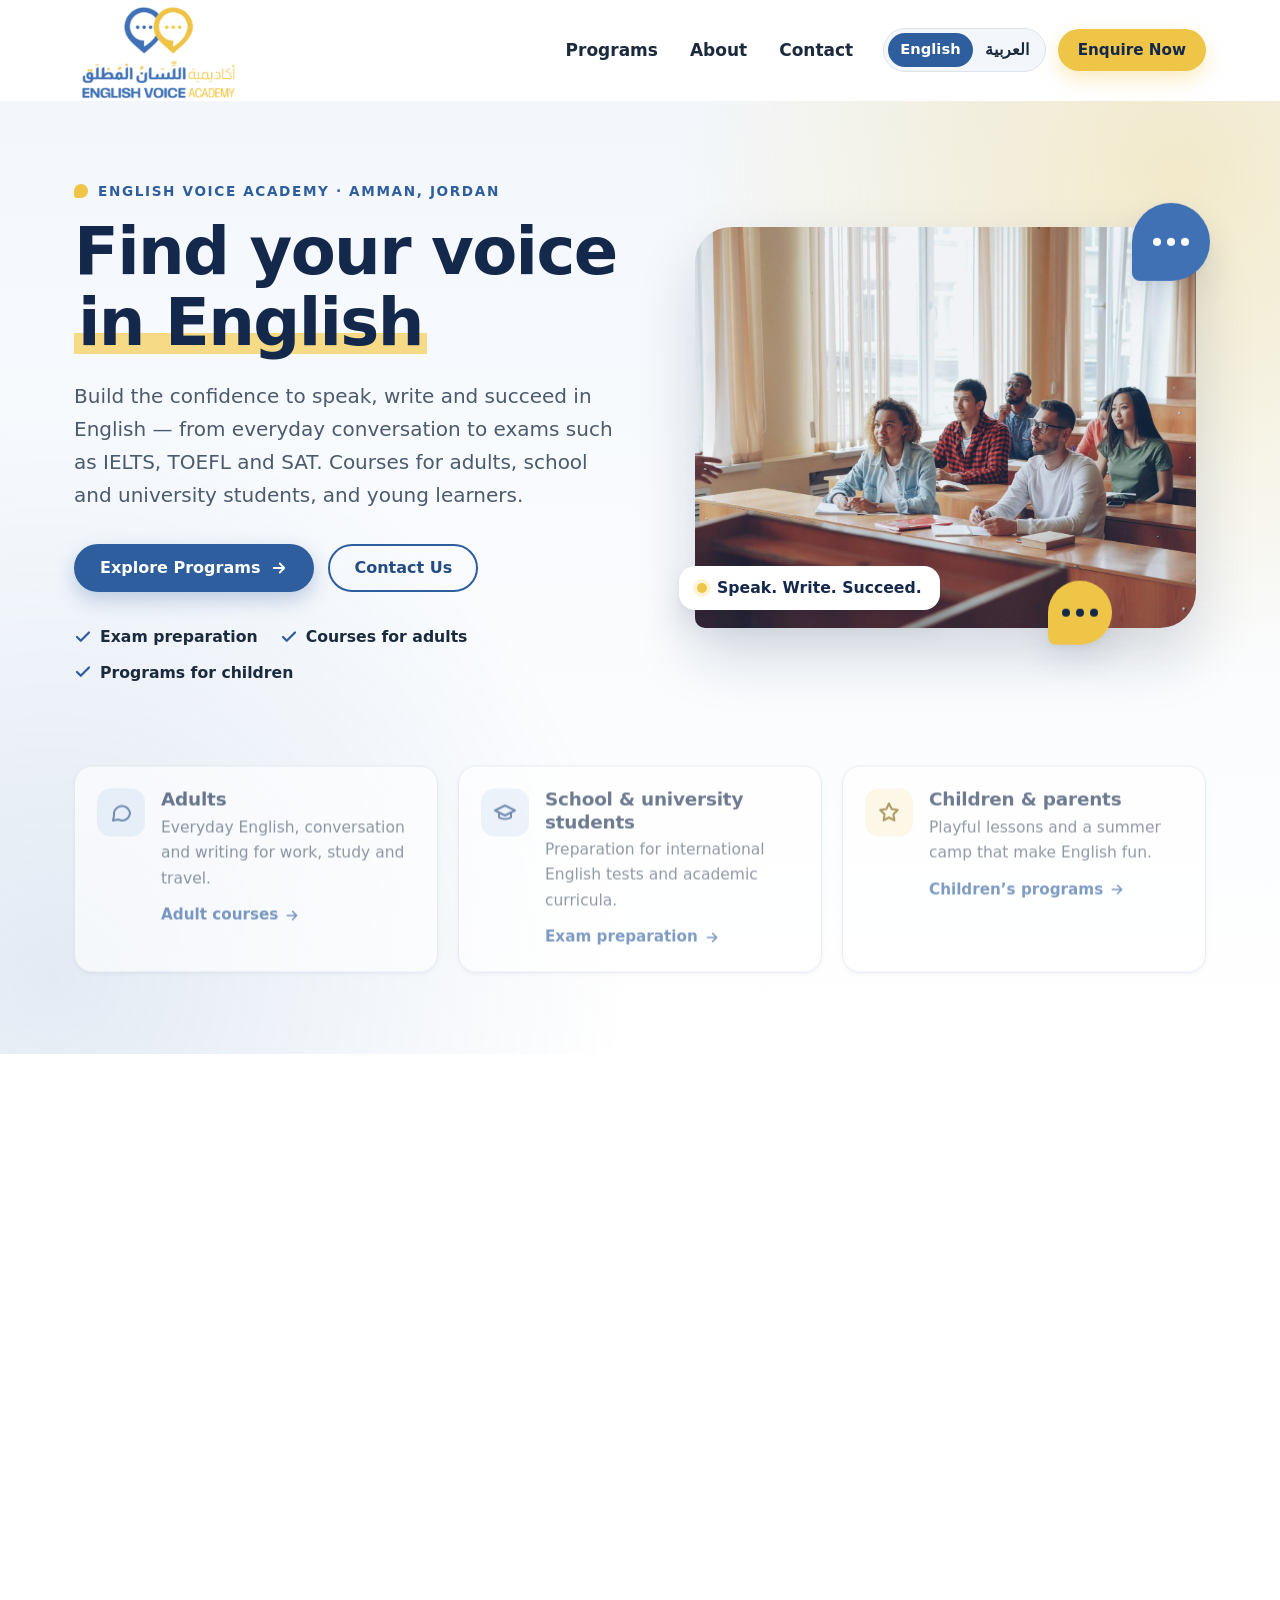
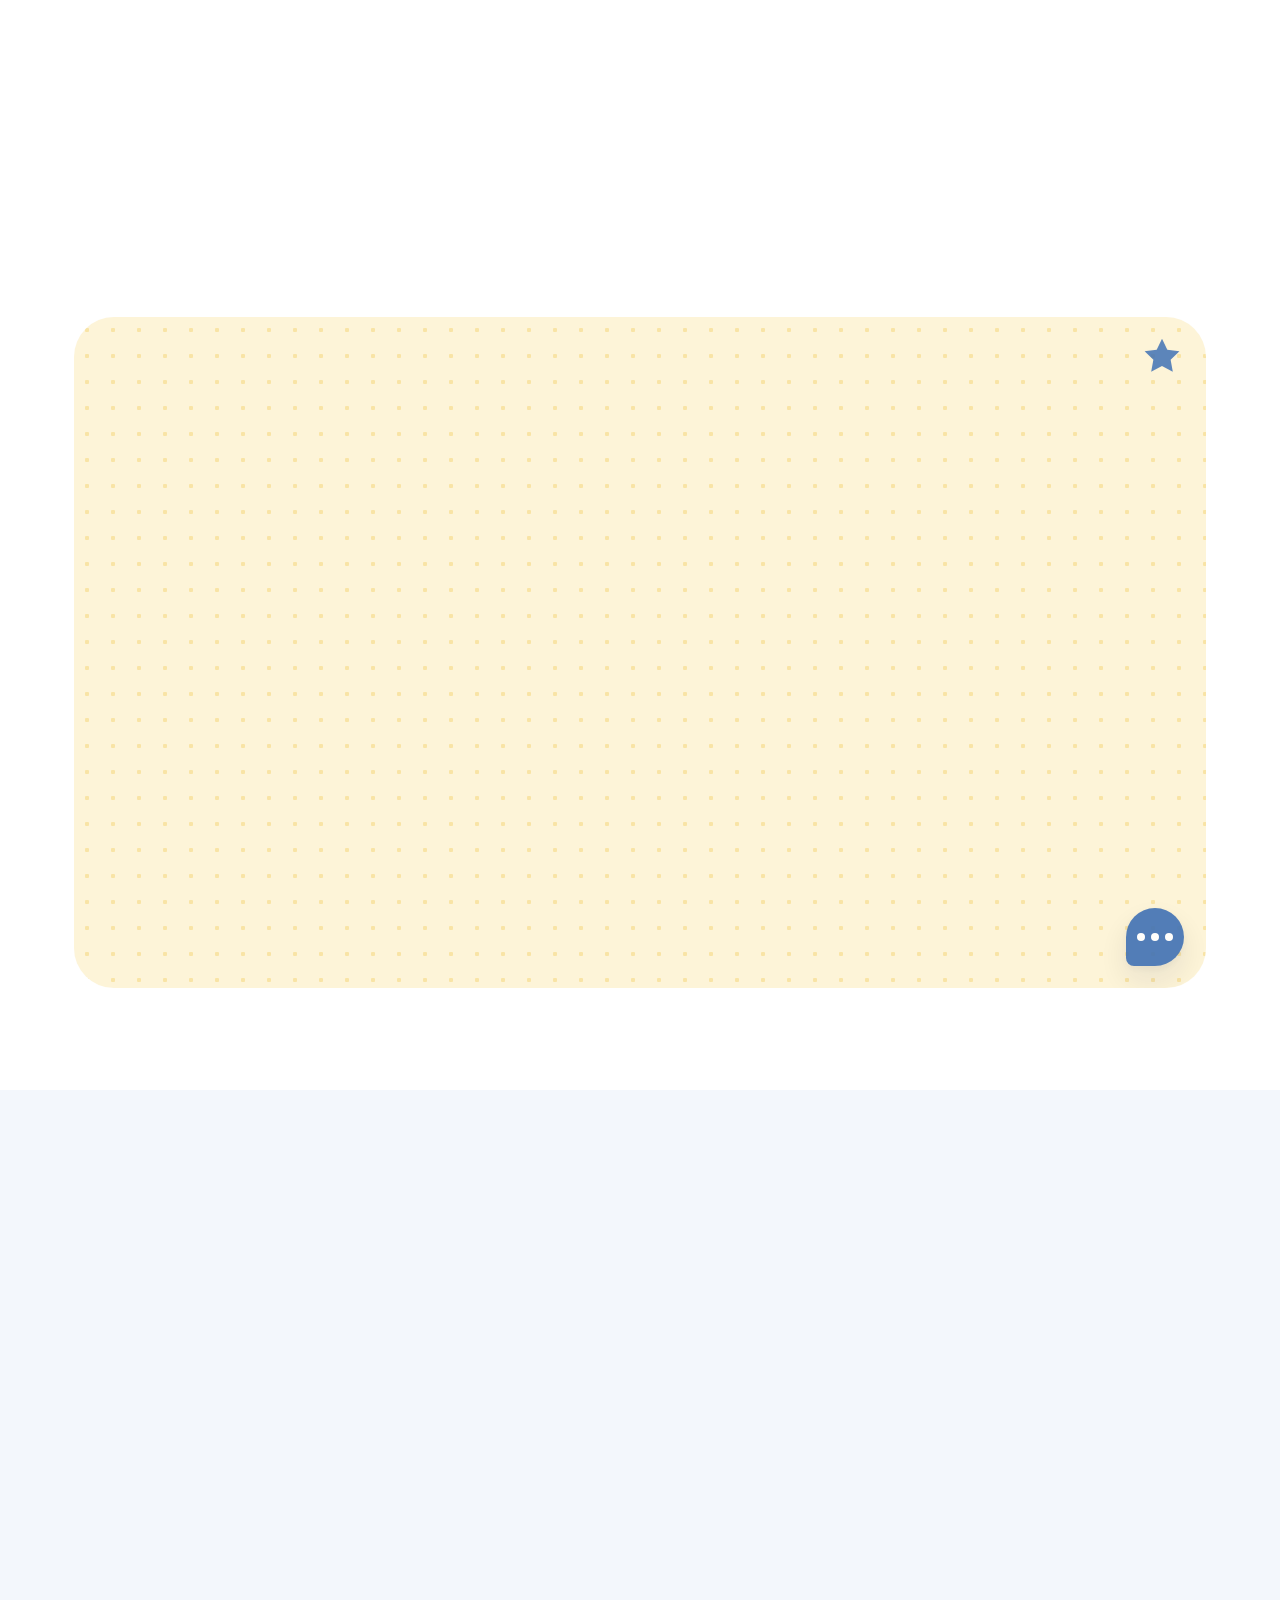
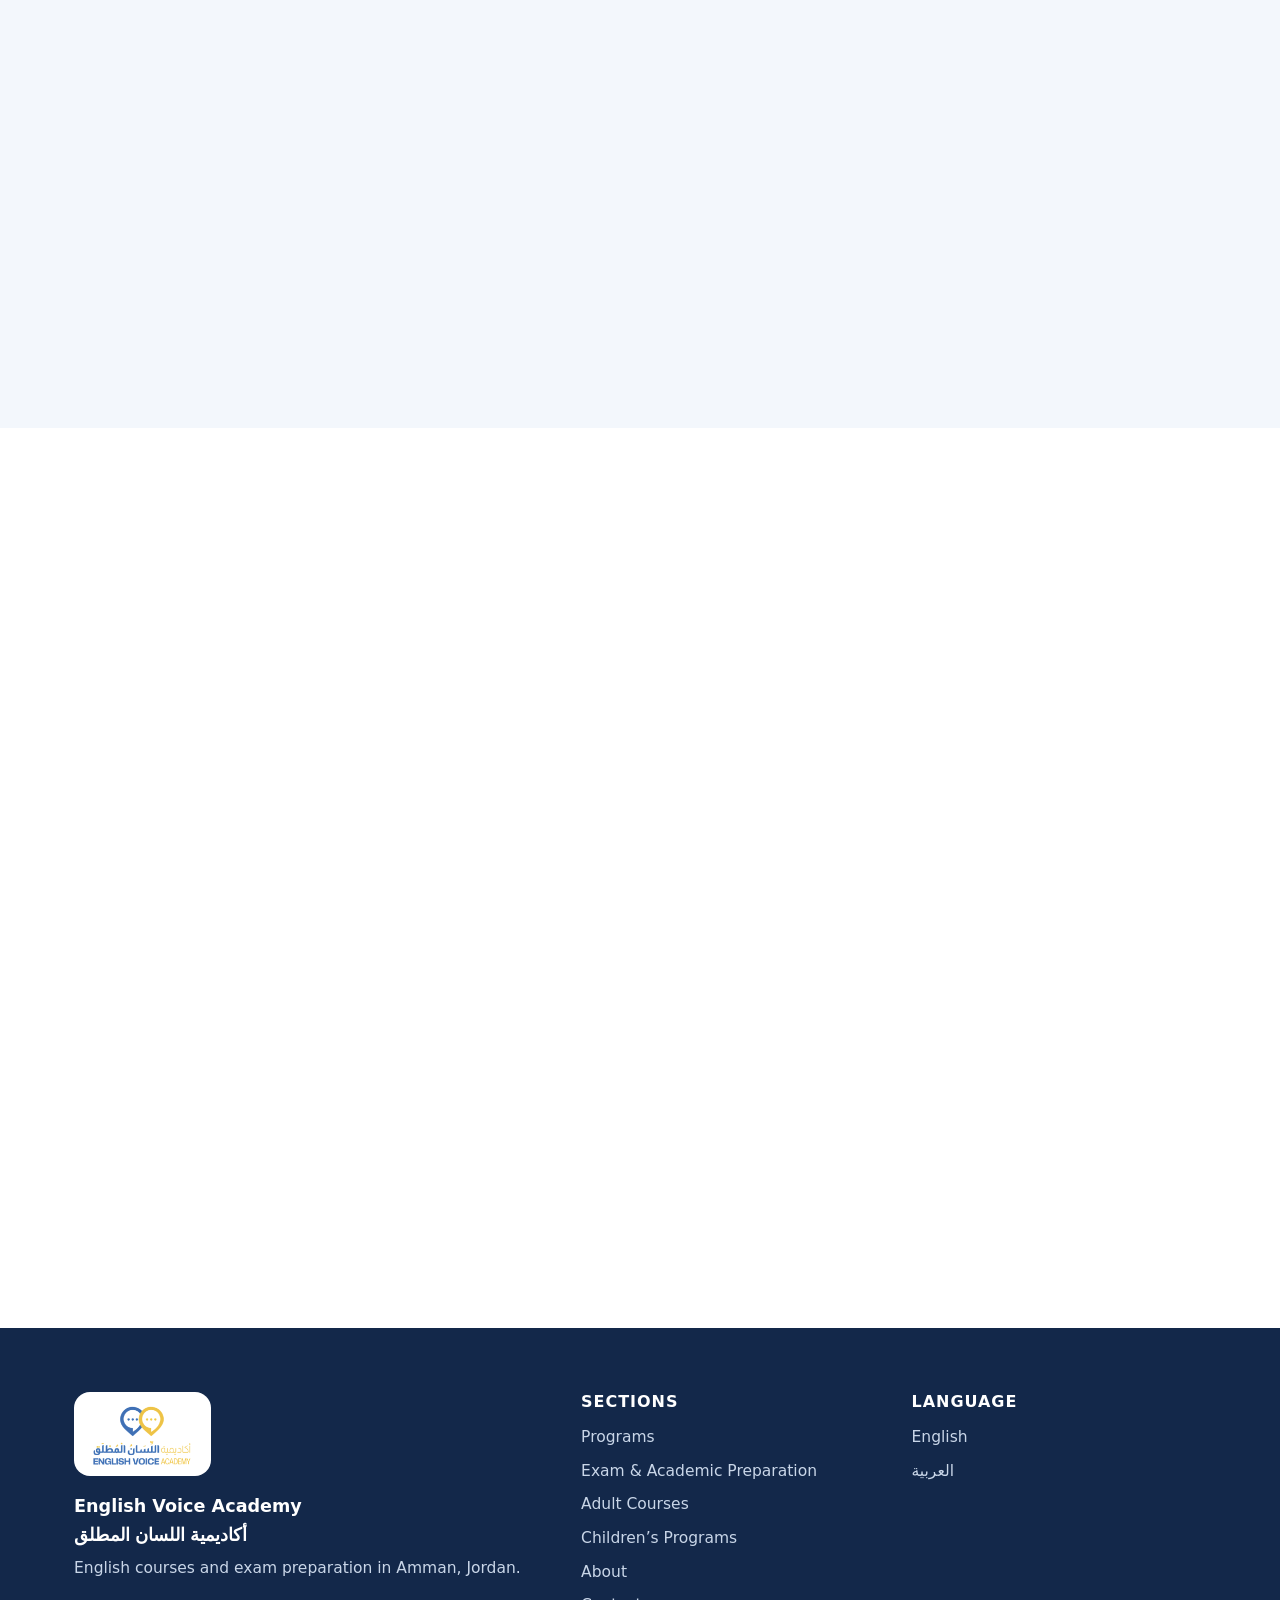
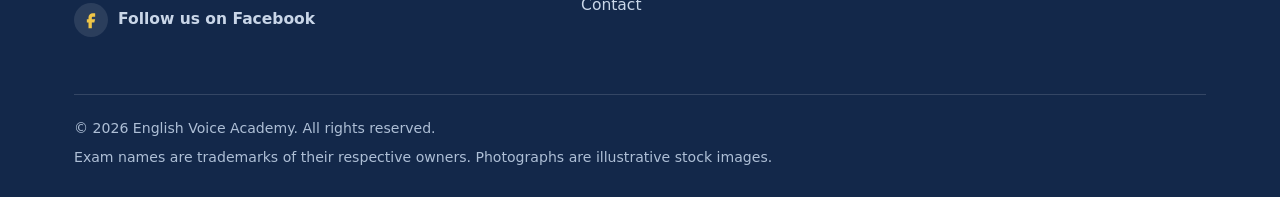
<file: index.html>
<!DOCTYPE html>
<html lang="en" dir="ltr">
<head>
  <meta charset="utf-8">
  <meta name="viewport" content="width=device-width, initial-scale=1">
  <title>English Voice Academy</title>
  <!-- Sends visitors to the English homepage. The links below work if redirects are blocked. -->
  <meta http-equiv="refresh" content="0; url=en/index.html">
  <link rel="alternate" hreflang="en" href="en/index.html">
  <link rel="alternate" hreflang="ar" href="ar/index.html">
  <link rel="icon" type="image/png" href="assets/images/favicon.png">
  <link rel="stylesheet" href="assets/css/styles.css">
  <style>
    .entry { min-height: 100vh; display: grid; place-items: center; padding: 24px 16px; background: var(--sky-50); text-align: center; }
    .entry img { width: 240px; height: auto; margin: 0 auto 24px; }
  </style>
</head>
<body>
  <main class="entry">
    <div>
      <img src="assets/images/logo.png" width="424" height="248" alt="English Voice Academy">
      <p>Opening the English homepage…</p>
      <div class="btn-row" style="justify-content:center">
        <a class="btn btn-primary" href="en/index.html" lang="en">English</a>
        <a class="btn btn-outline" href="ar/index.html" lang="ar" hreflang="ar">العربية</a>
      </div>
    </div>
  </main>
</body>
</html>
</file>
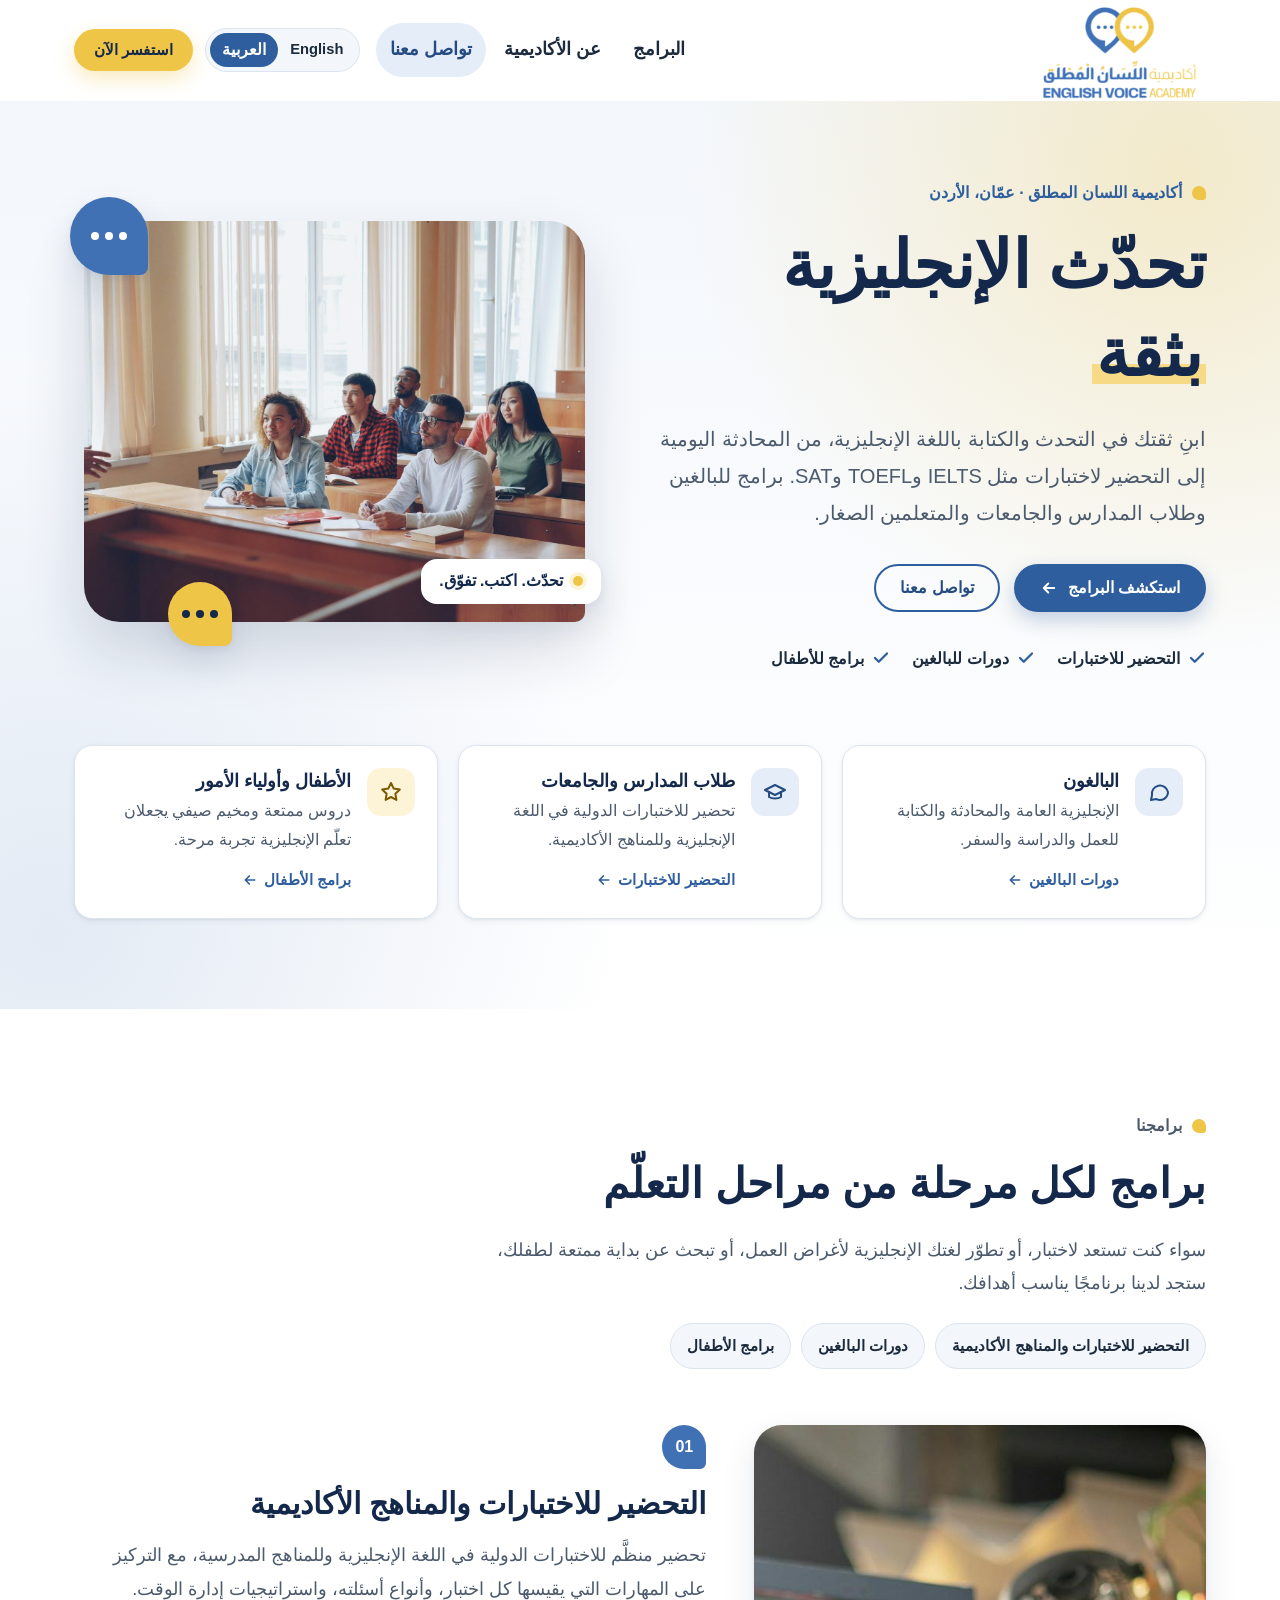
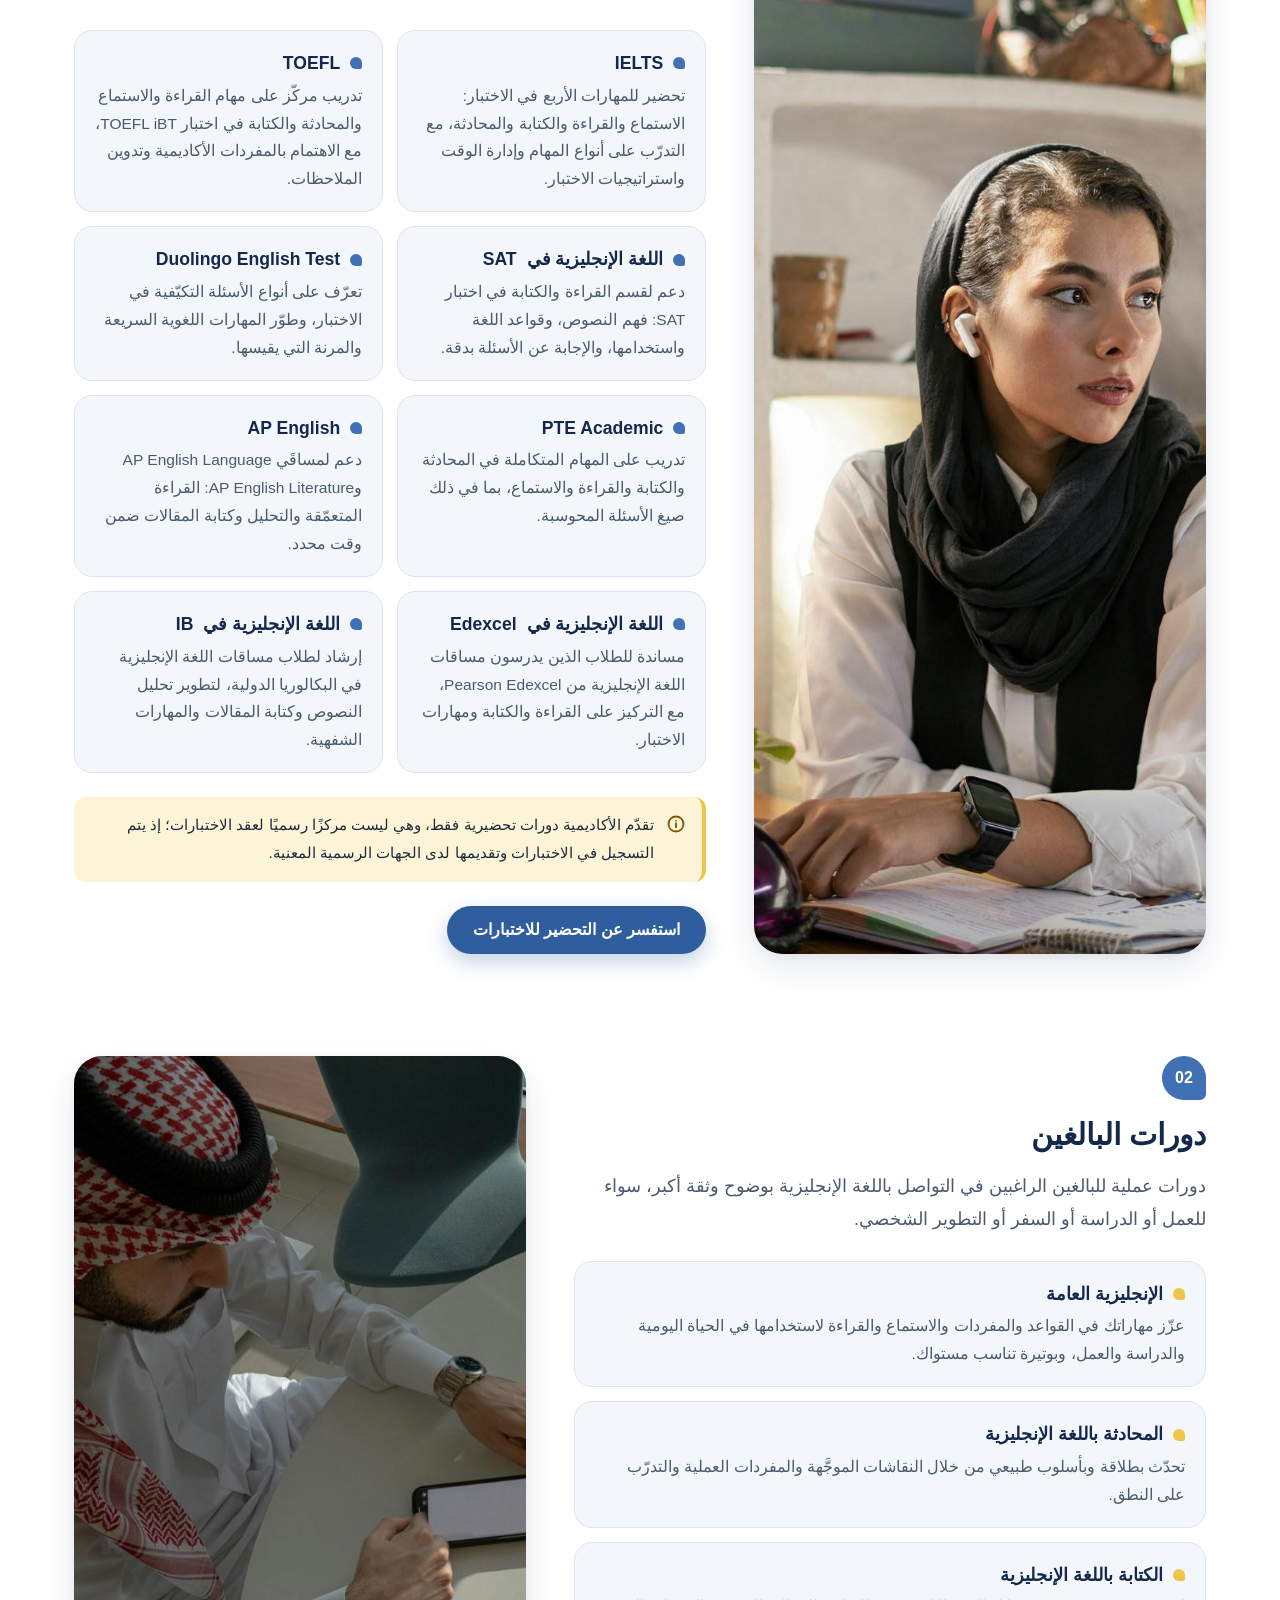
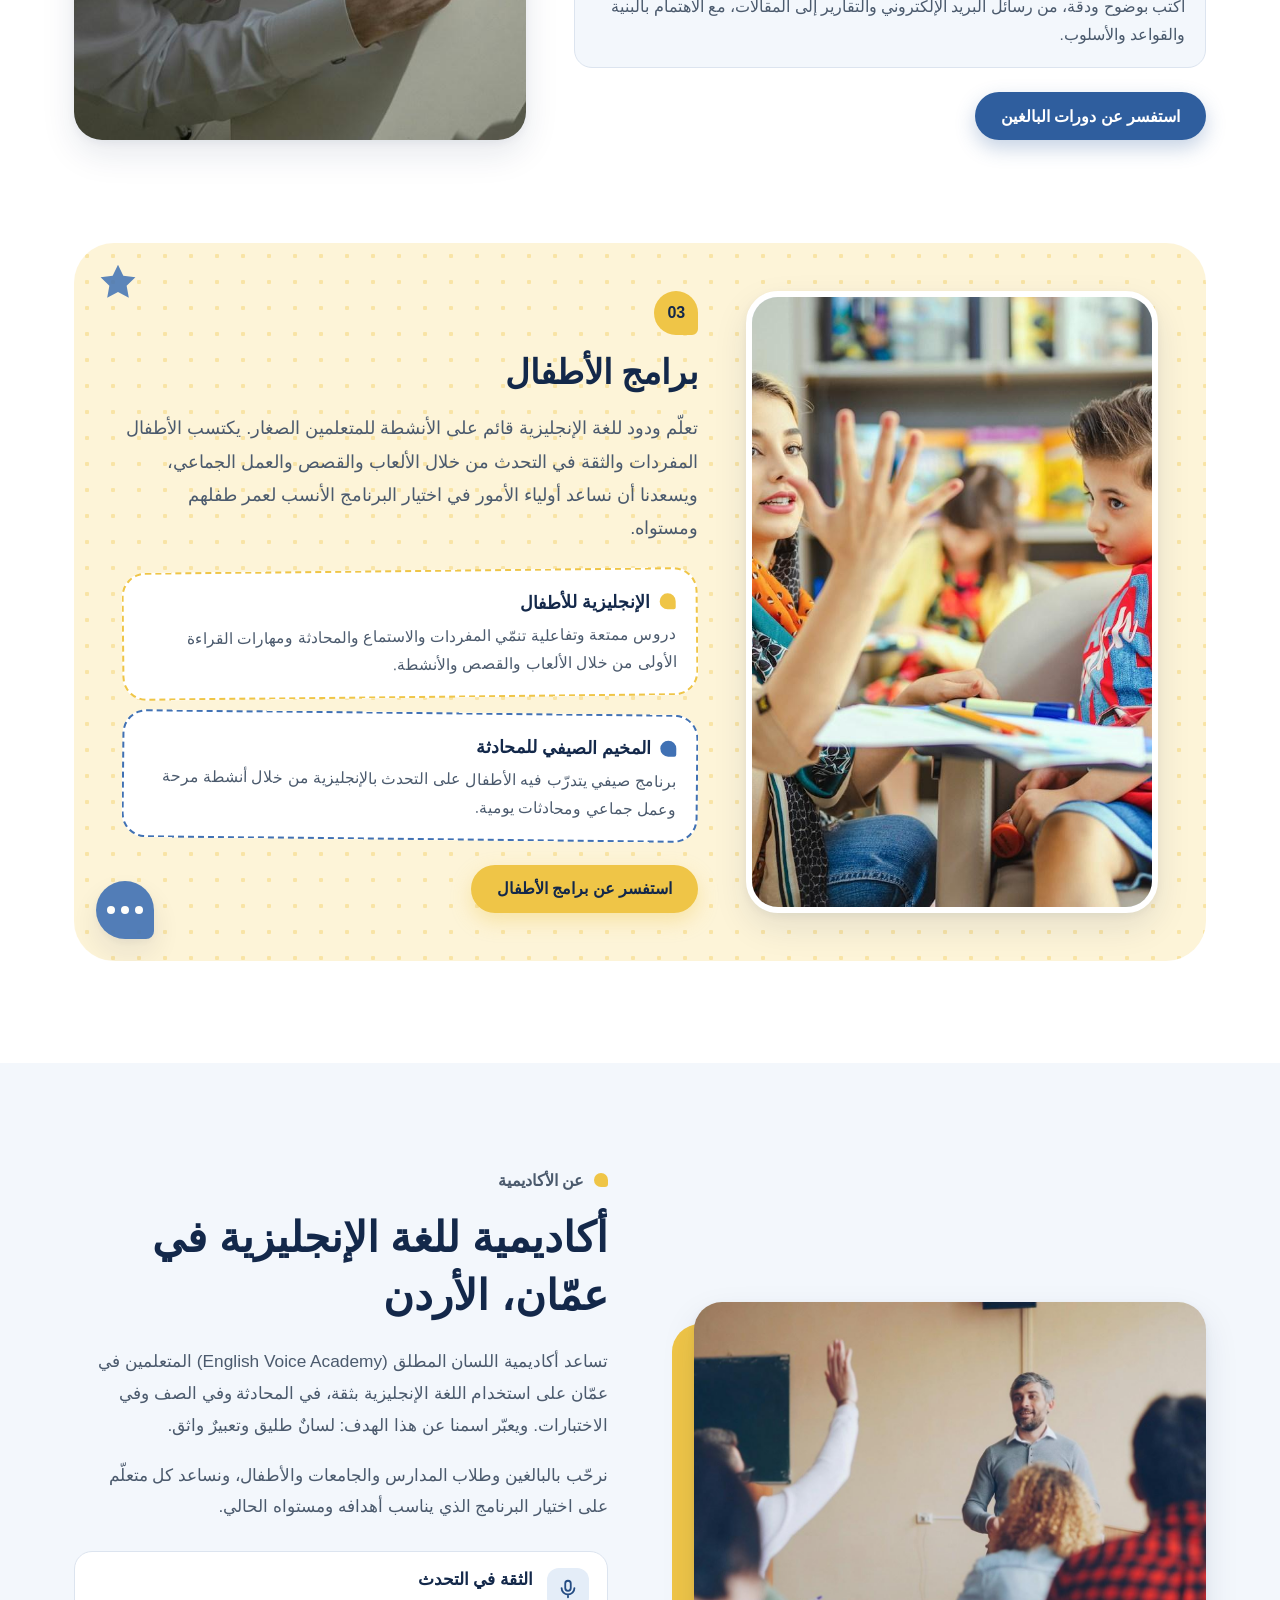
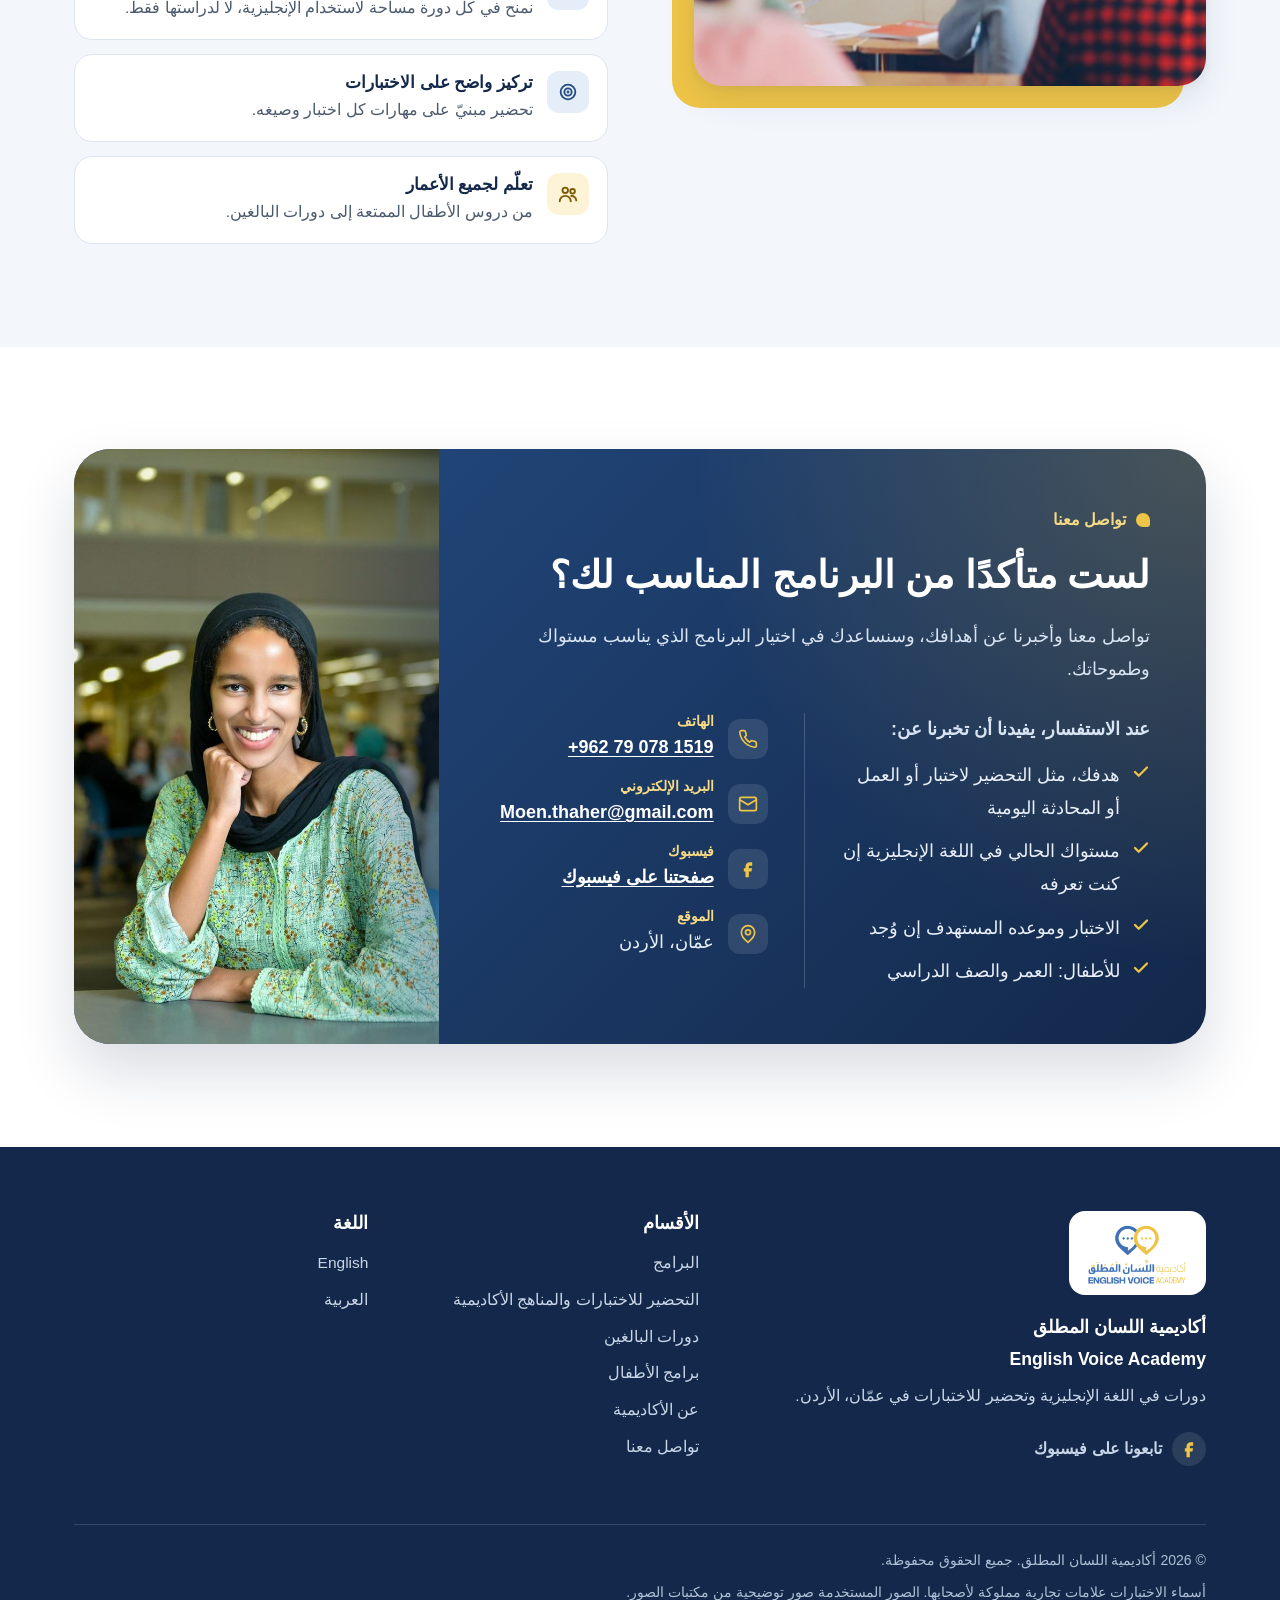
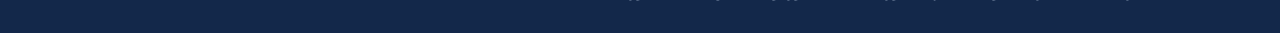
<file: ar/index.html>
<!DOCTYPE html>
<html lang="ar" dir="rtl">
<head>
  <meta charset="utf-8">
  <meta name="viewport" content="width=device-width, initial-scale=1">
  <title>أكاديمية اللسان المطلق | دورات اللغة الإنجليزية والتحضير للاختبارات في عمّان</title>
  <meta name="description" content="أكاديمية اللسان المطلق (English Voice Academy) في عمّان، الأردن: التحضير لاختبارات مثل IELTS وTOEFL وSAT، ودورات اللغة الإنجليزية للبالغين، وبرامج ممتعة للأطفال.">
  <meta name="theme-color" content="#4071b4">
  <link rel="alternate" hreflang="ar" href="index.html">
  <link rel="alternate" hreflang="en" href="../en/index.html">
  <link rel="icon" type="image/png" href="../assets/images/favicon.png">
  <link rel="stylesheet" href="../assets/css/styles.css">
  <script>document.documentElement.classList.add("js");</script>
  <script src="../assets/js/main.js" defer></script>
</head>
<body>
  <a class="skip-link" href="#main">انتقل إلى المحتوى الرئيسي</a>

  <!-- ============ الترويسة ============ -->
  <header class="site-header">
    <div class="container header-inner">
      <a class="brand" href="#top">
        <img src="../assets/images/logo.png" width="424" height="248" alt="أكاديمية اللسان المطلق – العودة إلى أعلى الصفحة الرئيسية">
      </a>

      <nav id="site-nav" class="site-nav" aria-label="القائمة الرئيسية">
        <ul class="nav-list">
          <li><a href="#programs">البرامج</a></li>
          <li><a href="#about">عن الأكاديمية</a></li>
          <li><a href="#contact">تواصل معنا</a></li>
          <li class="nav-enquire"><a class="btn btn-accent" href="#contact">استفسر الآن</a></li>
        </ul>
      </nav>

      <div class="header-actions">
        <nav class="lang-switch" aria-label="اختيار اللغة">
          <a href="../en/index.html" lang="en" hreflang="en" data-lang-link>English</a>
          <a href="index.html" lang="ar" aria-current="page">العربية</a>
        </nav>
        <a class="btn btn-accent btn-sm header-enquire" href="#contact">استفسر الآن</a>
        <button class="menu-toggle" type="button" aria-expanded="false" aria-controls="site-nav"
                aria-label="فتح القائمة" data-label-open="فتح القائمة" data-label-close="إغلاق القائمة">
          <span class="menu-toggle-bars" aria-hidden="true"><span></span><span></span><span></span></span>
        </button>
      </div>
    </div>
  </header>

  <main id="main">
    <!-- ============ القسم الرئيسي ============ -->
    <section class="hero" id="top" aria-labelledby="hero-title">
      <div class="container">
        <div class="hero-grid">
          <div class="hero-content">
            <p class="eyebrow">أكاديمية اللسان المطلق · عمّان، الأردن</p>
            <h1 id="hero-title">تحدّث الإنجليزية <span class="highlight">بثقة</span></h1>
            <p class="lead">
              ابنِ ثقتك في التحدث والكتابة باللغة الإنجليزية، من المحادثة اليومية إلى التحضير لاختبارات مثل
              <span class="ltr" lang="en">IELTS</span> و<span class="ltr" lang="en">TOEFL</span> و<span class="ltr" lang="en">SAT</span>.
              برامج للبالغين وطلاب المدارس والجامعات والمتعلمين الصغار.
            </p>
            <div class="btn-row">
              <a class="btn btn-primary" href="#programs">
                استكشف البرامج
                <svg class="arrow" width="18" height="18" viewBox="0 0 24 24" fill="none" stroke="currentColor" stroke-width="2.5" stroke-linecap="round" stroke-linejoin="round" aria-hidden="true" focusable="false"><path d="M5 12h14M13 6l6 6-6 6"/></svg>
              </a>
              <a class="btn btn-outline" href="#contact">تواصل معنا</a>
            </div>
            <ul class="hero-points">
              <li><svg width="18" height="18" viewBox="0 0 24 24" fill="none" stroke="currentColor" stroke-width="3" stroke-linecap="round" stroke-linejoin="round" aria-hidden="true" focusable="false"><path d="M20 6 9 17l-5-5"/></svg>التحضير للاختبارات</li>
              <li><svg width="18" height="18" viewBox="0 0 24 24" fill="none" stroke="currentColor" stroke-width="3" stroke-linecap="round" stroke-linejoin="round" aria-hidden="true" focusable="false"><path d="M20 6 9 17l-5-5"/></svg>دورات للبالغين</li>
              <li><svg width="18" height="18" viewBox="0 0 24 24" fill="none" stroke="currentColor" stroke-width="3" stroke-linecap="round" stroke-linejoin="round" aria-hidden="true" focusable="false"><path d="M20 6 9 17l-5-5"/></svg>برامج للأطفال</li>
            </ul>
          </div>

          <div class="hero-media">
            <div class="hero-photo">
              <!-- صورة من مكتبة صور (Unsplash). يمكن استبدالها لاحقًا بصورة من الأكاديمية مع الإبقاء على اسم الملف نفسه. -->
              <img src="../assets/images/hero-classroom.jpg" width="2000" height="1125" fetchpriority="high"
                   alt="متعلمون بالغون يجلسون إلى مقاعدهم في فصل دراسي مشرق بينما يقدّم المعلم الدرس">
            </div>
            <div class="bubble bubble--blue" aria-hidden="true"><span></span><span></span><span></span></div>
            <div class="bubble bubble--yellow" aria-hidden="true"><span></span><span></span><span></span></div>
            <p class="hero-tag"><span class="hero-tag-dot" aria-hidden="true"></span>تحدّث. اكتب. تفوّق.</p>
          </div>
        </div>

        <!-- مسارات سريعة لكل فئة -->
        <ul class="audience">
          <li class="reveal">
            <a class="audience-card" href="#adult-courses">
              <span class="icon-badge" aria-hidden="true">
                <svg width="24" height="24" viewBox="0 0 24 24" fill="none" stroke="currentColor" stroke-width="2" stroke-linecap="round" stroke-linejoin="round" focusable="false"><path d="M21 12a8 8 0 0 1-11.6 7.1L4 20l1-4.6A8 8 0 1 1 21 12z"/></svg>
              </span>
              <div>
                <h2>البالغون</h2>
                <p>الإنجليزية العامة والمحادثة والكتابة للعمل والدراسة والسفر.</p>
                <span class="audience-link">دورات البالغين <svg class="arrow" width="16" height="16" viewBox="0 0 24 24" fill="none" stroke="currentColor" stroke-width="2.5" stroke-linecap="round" stroke-linejoin="round" aria-hidden="true" focusable="false"><path d="M5 12h14M13 6l6 6-6 6"/></svg></span>
              </div>
            </a>
          </li>
          <li class="reveal">
            <a class="audience-card" href="#exam-prep">
              <span class="icon-badge" aria-hidden="true">
                <svg width="24" height="24" viewBox="0 0 24 24" fill="none" stroke="currentColor" stroke-width="2" stroke-linecap="round" stroke-linejoin="round" focusable="false"><path d="M22 10 12 5 2 10l10 5 10-5z"/><path d="M6 12v5c3 2 9 2 12 0v-5"/></svg>
              </span>
              <div>
                <h2>طلاب المدارس والجامعات</h2>
                <p>تحضير للاختبارات الدولية في اللغة الإنجليزية وللمناهج الأكاديمية.</p>
                <span class="audience-link">التحضير للاختبارات <svg class="arrow" width="16" height="16" viewBox="0 0 24 24" fill="none" stroke="currentColor" stroke-width="2.5" stroke-linecap="round" stroke-linejoin="round" aria-hidden="true" focusable="false"><path d="M5 12h14M13 6l6 6-6 6"/></svg></span>
              </div>
            </a>
          </li>
          <li class="reveal">
            <a class="audience-card" href="#kids">
              <span class="icon-badge icon-badge--yellow" aria-hidden="true">
                <svg width="24" height="24" viewBox="0 0 24 24" fill="none" stroke="currentColor" stroke-width="2" stroke-linecap="round" stroke-linejoin="round" focusable="false"><path d="m12 3 2.7 5.6 6.1.9-4.4 4.3 1 6.1L12 17l-5.4 2.9 1-6.1L3.2 9.5l6.1-.9z"/></svg>
              </span>
              <div>
                <h2>الأطفال وأولياء الأمور</h2>
                <p>دروس ممتعة ومخيم صيفي يجعلان تعلّم الإنجليزية تجربة مرحة.</p>
                <span class="audience-link">برامج الأطفال <svg class="arrow" width="16" height="16" viewBox="0 0 24 24" fill="none" stroke="currentColor" stroke-width="2.5" stroke-linecap="round" stroke-linejoin="round" aria-hidden="true" focusable="false"><path d="M5 12h14M13 6l6 6-6 6"/></svg></span>
              </div>
            </a>
          </li>
        </ul>
      </div>
    </section>

    <!-- ============ البرامج ============ -->
    <section class="section programs" id="programs" aria-labelledby="programs-title">
      <div class="container">
        <header class="section-head reveal">
          <p class="eyebrow">برامجنا</p>
          <h2 id="programs-title">برامج لكل مرحلة من مراحل التعلّم</h2>
          <p>
            سواء كنت تستعد لاختبار، أو تطوّر لغتك الإنجليزية لأغراض العمل، أو تبحث عن بداية ممتعة لطفلك،
            ستجد لدينا برنامجًا يناسب أهدافك.
          </p>
          <nav class="category-jump" aria-label="فئات البرامج">
            <a href="#exam-prep">التحضير للاختبارات والمناهج الأكاديمية</a>
            <a href="#adult-courses">دورات البالغين</a>
            <a href="#kids">برامج الأطفال</a>
          </nav>
        </header>

        <!-- الفئة 1: التحضير للاختبارات والمناهج الأكاديمية -->
        <article class="category" id="exam-prep" aria-labelledby="exam-title">
          <figure class="category-media category-media--top reveal">
            <!-- صورة من مكتبة صور (Unsplash) -->
            <img src="../assets/images/exam-preparation.jpg" width="1000" height="1454" loading="lazy" decoding="async"
                 alt="شابة تدرس على طاولة وأمامها دفتر مفتوح">
          </figure>
          <div class="category-body reveal">
            <span class="category-number" aria-hidden="true">01</span>
            <h3 id="exam-title">التحضير للاختبارات والمناهج الأكاديمية</h3>
            <p>
              تحضير منظَّم للاختبارات الدولية في اللغة الإنجليزية وللمناهج المدرسية، مع التركيز على المهارات
              التي يقيسها كل اختبار، وأنواع أسئلته، واستراتيجيات إدارة الوقت.
            </p>
            <ul class="program-grid">
              <li class="program-card">
                <h4><span class="ltr" lang="en">IELTS</span></h4>
                <p>تحضير للمهارات الأربع في الاختبار: الاستماع والقراءة والكتابة والمحادثة، مع التدرّب على أنواع المهام وإدارة الوقت واستراتيجيات الاختبار.</p>
              </li>
              <li class="program-card">
                <h4><span class="ltr" lang="en">TOEFL</span></h4>
                <p>تدريب مركّز على مهام القراءة والاستماع والمحادثة والكتابة في اختبار <span class="ltr" lang="en">TOEFL iBT</span>، مع الاهتمام بالمفردات الأكاديمية وتدوين الملاحظات.</p>
              </li>
              <li class="program-card">
                <h4>اللغة الإنجليزية في <span class="ltr" lang="en">SAT</span></h4>
                <p>دعم لقسم القراءة والكتابة في اختبار <span class="ltr" lang="en">SAT</span>: فهم النصوص، وقواعد اللغة واستخدامها، والإجابة عن الأسئلة بدقة.</p>
              </li>
              <li class="program-card">
                <h4><span class="ltr" lang="en">Duolingo English Test</span></h4>
                <p>تعرّف على أنواع الأسئلة التكيّفية في الاختبار، وطوّر المهارات اللغوية السريعة والمرنة التي يقيسها.</p>
              </li>
              <li class="program-card">
                <h4><span class="ltr" lang="en">PTE Academic</span></h4>
                <p>تدريب على المهام المتكاملة في المحادثة والكتابة والقراءة والاستماع، بما في ذلك صيغ الأسئلة المحوسبة.</p>
              </li>
              <li class="program-card">
                <h4><span class="ltr" lang="en">AP English</span></h4>
                <p>دعم لمساقَي <span class="ltr" lang="en">AP English Language</span> و<span class="ltr" lang="en">AP English Literature</span>: القراءة المتعمّقة والتحليل وكتابة المقالات ضمن وقت محدد.</p>
              </li>
              <li class="program-card">
                <h4>اللغة الإنجليزية في <span class="ltr" lang="en">Edexcel</span></h4>
                <p>مساندة للطلاب الذين يدرسون مساقات اللغة الإنجليزية من <span class="ltr" lang="en">Pearson Edexcel</span>، مع التركيز على القراءة والكتابة ومهارات الاختبار.</p>
              </li>
              <li class="program-card">
                <h4>اللغة الإنجليزية في <span class="ltr" lang="en">IB</span></h4>
                <p>إرشاد لطلاب مساقات اللغة الإنجليزية في البكالوريا الدولية، لتطوير تحليل النصوص وكتابة المقالات والمهارات الشفهية.</p>
              </li>
            </ul>
            <div class="notice">
              <svg width="20" height="20" viewBox="0 0 24 24" fill="none" stroke="currentColor" stroke-width="2.2" stroke-linecap="round" stroke-linejoin="round" aria-hidden="true" focusable="false"><circle cx="12" cy="12" r="9"/><path d="M12 11v5M12 8h.01"/></svg>
              <p>تقدّم الأكاديمية دورات تحضيرية فقط، وهي ليست مركزًا رسميًا لعقد الاختبارات؛ إذ يتم التسجيل في الاختبارات وتقديمها لدى الجهات الرسمية المعنية.</p>
            </div>
            <a class="btn btn-primary" href="#contact">استفسر عن التحضير للاختبارات</a>
          </div>
        </article>

        <!-- الفئة 2: دورات البالغين -->
        <article class="category category--reverse category--adults" id="adult-courses" aria-labelledby="adult-title">
          <figure class="category-media category-media--left reveal">
            <!-- صورة من مكتبة صور (Unsplash) -->
            <img src="../assets/images/adult-courses.jpg" width="1400" height="933" loading="lazy" decoding="async"
                 alt="رجل يرتدي الشماغ يراجع ملاحظاته على هاتفه بجانب حاسوب محمول ودفتر مفتوح">
          </figure>
          <div class="category-body reveal">
            <span class="category-number" aria-hidden="true">02</span>
            <h3 id="adult-title">دورات البالغين</h3>
            <p>
              دورات عملية للبالغين الراغبين في التواصل باللغة الإنجليزية بوضوح وثقة أكبر، سواء للعمل أو
              الدراسة أو السفر أو التطوير الشخصي.
            </p>
            <ul class="program-grid">
              <li class="program-card">
                <h4>الإنجليزية العامة</h4>
                <p>عزّز مهاراتك في القواعد والمفردات والاستماع والقراءة لاستخدامها في الحياة اليومية والدراسة والعمل، وبوتيرة تناسب مستواك.</p>
              </li>
              <li class="program-card">
                <h4>المحادثة باللغة الإنجليزية</h4>
                <p>تحدّث بطلاقة وبأسلوب طبيعي من خلال النقاشات الموجَّهة والمفردات العملية والتدرّب على النطق.</p>
              </li>
              <li class="program-card">
                <h4>الكتابة باللغة الإنجليزية</h4>
                <p>اكتب بوضوح ودقة، من رسائل البريد الإلكتروني والتقارير إلى المقالات، مع الاهتمام بالبنية والقواعد والأسلوب.</p>
              </li>
            </ul>
            <a class="btn btn-primary" href="#contact">استفسر عن دورات البالغين</a>
          </div>
        </article>

        <!-- الفئة 3: برامج الأطفال -->
        <article class="category category--kids" id="kids" aria-labelledby="kids-title">
          <svg class="kids-shape kids-shape--star" width="44" height="44" viewBox="0 0 24 24" fill="currentColor" aria-hidden="true" focusable="false"><path d="m12 2 2.9 6 6.6.9-4.8 4.6 1.2 6.5L12 16.9 6.1 20l1.2-6.5L2.5 8.9 9.1 8z"/></svg>
          <div class="bubble bubble--blue kids-shape kids-shape--bubble" aria-hidden="true"><span></span><span></span><span></span></div>

          <figure class="category-media reveal">
            <!-- صورة من مكتبة صور (Unsplash) -->
            <img src="../assets/images/kids-programs.jpg" width="1400" height="933" loading="lazy" decoding="async"
                 alt="معلمة تعدّ على أصابعها مع طفل صغير أثناء الدرس">
          </figure>
          <div class="category-body reveal">
            <span class="category-number" aria-hidden="true">03</span>
            <h3 id="kids-title">برامج الأطفال</h3>
            <p>
              تعلّم ودود للغة الإنجليزية قائم على الأنشطة للمتعلمين الصغار. يكتسب الأطفال المفردات والثقة في
              التحدث من خلال الألعاب والقصص والعمل الجماعي، ويسعدنا أن نساعد أولياء الأمور في اختيار البرنامج
              الأنسب لعمر طفلهم ومستواه.
            </p>
            <ul class="program-grid">
              <li class="program-card">
                <h4>الإنجليزية للأطفال</h4>
                <p>دروس ممتعة وتفاعلية تنمّي المفردات والاستماع والمحادثة ومهارات القراءة الأولى من خلال الألعاب والقصص والأنشطة.</p>
              </li>
              <li class="program-card">
                <h4>المخيم الصيفي للمحادثة</h4>
                <p>برنامج صيفي يتدرّب فيه الأطفال على التحدث بالإنجليزية من خلال أنشطة مرحة وعمل جماعي ومحادثات يومية.</p>
              </li>
            </ul>
            <a class="btn btn-accent" href="#contact">استفسر عن برامج الأطفال</a>
          </div>
        </article>
      </div>
    </section>

    <!-- ============ عن الأكاديمية ============ -->
    <section class="section about" id="about" aria-labelledby="about-title">
      <div class="container about-grid">
        <figure class="about-media reveal">
          <!-- صورة من مكتبة صور (Unsplash) -->
          <img src="../assets/images/about-classroom.jpg" width="1400" height="788" loading="lazy" decoding="async"
               alt="طالب يرفع يده للإجابة عن سؤال المعلم في الفصل">
        </figure>
        <div class="about-text reveal">
          <p class="eyebrow">عن الأكاديمية</p>
          <h2 id="about-title">أكاديمية للغة الإنجليزية في عمّان، الأردن</h2>
          <p>
            تساعد أكاديمية اللسان المطلق (<span class="ltr" lang="en">English Voice Academy</span>) المتعلمين في
            عمّان على استخدام اللغة الإنجليزية بثقة، في المحادثة وفي الصف وفي الاختبارات. ويعبّر اسمنا عن هذا
            الهدف: لسانٌ طليق وتعبيرٌ واثق.
          </p>
          <p>
            نرحّب بالبالغين وطلاب المدارس والجامعات والأطفال، ونساعد كل متعلّم على اختيار البرنامج الذي يناسب
            أهدافه ومستواه الحالي.
          </p>
          <ul class="feature-list">
            <li>
              <span class="icon-badge" aria-hidden="true">
                <svg width="22" height="22" viewBox="0 0 24 24" fill="none" stroke="currentColor" stroke-width="2" stroke-linecap="round" stroke-linejoin="round" focusable="false"><rect x="9" y="3" width="6" height="11" rx="3"/><path d="M5 11a7 7 0 0 0 14 0M12 18v3"/></svg>
              </span>
              <div>
                <h3>الثقة في التحدث</h3>
                <p>نمنح في كل دورة مساحة لاستخدام الإنجليزية، لا لدراستها فقط.</p>
              </div>
            </li>
            <li>
              <span class="icon-badge" aria-hidden="true">
                <svg width="22" height="22" viewBox="0 0 24 24" fill="none" stroke="currentColor" stroke-width="2" stroke-linecap="round" stroke-linejoin="round" focusable="false"><circle cx="12" cy="12" r="8"/><circle cx="12" cy="12" r="4"/><circle cx="12" cy="12" r="0.6"/></svg>
              </span>
              <div>
                <h3>تركيز واضح على الاختبارات</h3>
                <p>تحضير مبنيّ على مهارات كل اختبار وصيغه.</p>
              </div>
            </li>
            <li>
              <span class="icon-badge icon-badge--yellow" aria-hidden="true">
                <svg width="22" height="22" viewBox="0 0 24 24" fill="none" stroke="currentColor" stroke-width="2" stroke-linecap="round" stroke-linejoin="round" focusable="false"><circle cx="9" cy="8" r="3"/><path d="M3 20a6 6 0 0 1 12 0"/><circle cx="17" cy="9" r="2.5"/><path d="M15.5 14.2A5 5 0 0 1 21 19"/></svg>
              </span>
              <div>
                <h3>تعلّم لجميع الأعمار</h3>
                <p>من دروس الأطفال الممتعة إلى دورات البالغين.</p>
              </div>
            </li>
          </ul>
        </div>
      </div>
    </section>

    <!-- ============ تواصل معنا ============ -->
    <section class="section contact" id="contact" aria-labelledby="contact-title">
      <div class="container">
        <div class="contact-card reveal">
          <div class="contact-content">
            <p class="eyebrow">تواصل معنا</p>
            <h2 id="contact-title">لست متأكدًا من البرنامج المناسب لك؟</h2>
            <p class="contact-intro">
              تواصل معنا وأخبرنا عن أهدافك، وسنساعدك في اختيار البرنامج الذي يناسب مستواك وطموحاتك.
            </p>

            <div class="contact-columns">
            <div class="contact-help">
            <p class="checklist-title">عند الاستفسار، يفيدنا أن تخبرنا عن:</p>
            <ul class="checklist">
              <li><svg width="18" height="18" viewBox="0 0 24 24" fill="none" stroke="currentColor" stroke-width="3" stroke-linecap="round" stroke-linejoin="round" aria-hidden="true" focusable="false"><path d="M20 6 9 17l-5-5"/></svg>هدفك، مثل التحضير لاختبار أو العمل أو المحادثة اليومية</li>
              <li><svg width="18" height="18" viewBox="0 0 24 24" fill="none" stroke="currentColor" stroke-width="3" stroke-linecap="round" stroke-linejoin="round" aria-hidden="true" focusable="false"><path d="M20 6 9 17l-5-5"/></svg>مستواك الحالي في اللغة الإنجليزية إن كنت تعرفه</li>
              <li><svg width="18" height="18" viewBox="0 0 24 24" fill="none" stroke="currentColor" stroke-width="3" stroke-linecap="round" stroke-linejoin="round" aria-hidden="true" focusable="false"><path d="M20 6 9 17l-5-5"/></svg>الاختبار وموعده المستهدف إن وُجد</li>
              <li><svg width="18" height="18" viewBox="0 0 24 24" fill="none" stroke="currentColor" stroke-width="3" stroke-linecap="round" stroke-linejoin="round" aria-hidden="true" focusable="false"><path d="M20 6 9 17l-5-5"/></svg>للأطفال: العمر والصف الدراسي</li>
            </ul>
            </div>

            <!--
              CONTACT DETAILS / بيانات التواصل
              حافظ على تطابقها مع /en/index.html.
              لم يتم تأكيد واتساب والعنوان بعد: للنشر، استبدل [PLACEHOLDER] بالمعلومة الصحيحة واحذف الخاصية "hidden".
            -->
            <ul class="contact-list">
              <li>
                <span class="contact-icon" aria-hidden="true"><svg width="20" height="20" viewBox="0 0 24 24" fill="none" stroke="currentColor" stroke-width="2" stroke-linecap="round" stroke-linejoin="round" focusable="false"><path d="M22 16.9v3a2 2 0 0 1-2.2 2 19.8 19.8 0 0 1-8.6-3.1 19.5 19.5 0 0 1-6-6A19.8 19.8 0 0 1 2.1 4.2 2 2 0 0 1 4.1 2h3a2 2 0 0 1 2 1.7c.1.9.4 1.8.7 2.7a2 2 0 0 1-.5 2.1L8 9.8a16 16 0 0 0 6 6l1.3-1.3a2 2 0 0 1 2.1-.4c.9.3 1.8.6 2.7.7a2 2 0 0 1 1.7 2z"/></svg></span>
                <span class="contact-label">الهاتف</span>
                <a href="tel:+962790781519" dir="ltr">+962 79 078 1519</a>
              </li>
              <li>
                <span class="contact-icon" aria-hidden="true"><svg width="20" height="20" viewBox="0 0 24 24" fill="none" stroke="currentColor" stroke-width="2" stroke-linecap="round" stroke-linejoin="round" focusable="false"><rect x="2" y="4" width="20" height="16" rx="2"/><path d="m22 7-10 6L2 7"/></svg></span>
                <span class="contact-label">البريد الإلكتروني</span>
                <a href="mailto:Moen.thaher@gmail.com" dir="ltr">Moen.thaher@gmail.com</a>
              </li>
              <li>
                <span class="contact-icon" aria-hidden="true"><svg width="20" height="20" viewBox="0 0 24 24" fill="currentColor" focusable="false"><path d="M14 8h3V4h-3a5 5 0 0 0-5 5v2H7v4h2v7h4v-7h3l1-4h-4V9a1 1 0 0 1 1-1z"/></svg></span>
                <span class="contact-label">فيسبوك</span>
                <a href="https://www.facebook.com/profile.php?id=61569918580535" target="_blank" rel="noopener">صفحتنا على فيسبوك<span class="visually-hidden"> (تُفتح في نافذة جديدة)</span></a>
              </li>
              <li>
                <span class="contact-icon" aria-hidden="true"><svg width="20" height="20" viewBox="0 0 24 24" fill="none" stroke="currentColor" stroke-width="2" stroke-linecap="round" stroke-linejoin="round" focusable="false"><path d="M20 10c0 6-8 12-8 12s-8-6-8-12a8 8 0 0 1 16 0z"/><circle cx="12" cy="10" r="3"/></svg></span>
                <span class="contact-label">الموقع</span>
                <span>عمّان، الأردن</span>
              </li>
              <li hidden><span class="contact-label">واتساب</span> <a href="https://wa.me/[WHATSAPP_NUMBER]" dir="ltr">[WHATSAPP_NUMBER]</a></li>
              <li hidden><span class="contact-label">العنوان</span> [STREET_ADDRESS]</li>
            </ul>
            </div>
          </div>
          <figure class="contact-media">
            <!-- صورة من مكتبة صور (Unsplash) -->
            <img src="../assets/images/contact-learner.jpg" width="900" height="1109" loading="lazy" decoding="async"
                 alt="شابة مبتسمة ترتدي الحجاب تجلس إلى طاولة في مكتبة">
          </figure>
        </div>
      </div>
    </section>
  </main>

  <!-- ============ التذييل ============ -->
  <footer class="site-footer">
    <div class="container">
      <div class="footer-grid">
        <div>
          <a class="footer-logo" href="#top">
            <img src="../assets/images/logo.png" width="424" height="248" loading="lazy" alt="أكاديمية اللسان المطلق – العودة إلى أعلى الصفحة">
          </a>
          <p class="footer-name footer-name-ar">أكاديمية اللسان المطلق</p>
          <p class="footer-name" lang="en">English Voice Academy</p>
          <p class="footer-tagline">دورات في اللغة الإنجليزية وتحضير للاختبارات في عمّان، الأردن.</p>
          <a class="footer-social" href="https://www.facebook.com/profile.php?id=61569918580535" target="_blank" rel="noopener">
            <svg viewBox="0 0 24 24" fill="currentColor" aria-hidden="true" focusable="false"><path d="M14 8h3V4h-3a5 5 0 0 0-5 5v2H7v4h2v7h4v-7h3l1-4h-4V9a1 1 0 0 1 1-1z"/></svg>
            تابعونا على فيسبوك<span class="visually-hidden"> (تُفتح في نافذة جديدة)</span>
          </a>
        </div>
        <nav aria-labelledby="footer-sections">
          <h2 id="footer-sections">الأقسام</h2>
          <ul class="footer-links">
            <li><a href="#programs">البرامج</a></li>
            <li><a href="#exam-prep">التحضير للاختبارات والمناهج الأكاديمية</a></li>
            <li><a href="#adult-courses">دورات البالغين</a></li>
            <li><a href="#kids">برامج الأطفال</a></li>
            <li><a href="#about">عن الأكاديمية</a></li>
            <li><a href="#contact">تواصل معنا</a></li>
          </ul>
        </nav>
        <nav aria-labelledby="footer-language">
          <h2 id="footer-language">اللغة</h2>
          <ul class="footer-links">
            <li><a href="../en/index.html" lang="en" hreflang="en" data-lang-link>English</a></li>
            <li><a href="index.html" lang="ar" aria-current="page">العربية</a></li>
          </ul>
        </nav>
      </div>
      <div class="footer-bottom">
        <p>© <span data-year>2026</span> أكاديمية اللسان المطلق. جميع الحقوق محفوظة.</p>
        <p>أسماء الاختبارات علامات تجارية مملوكة لأصحابها. الصور المستخدمة صور توضيحية من مكتبات الصور.</p>
      </div>
    </div>
  </footer>
</body>
</html>
</file>
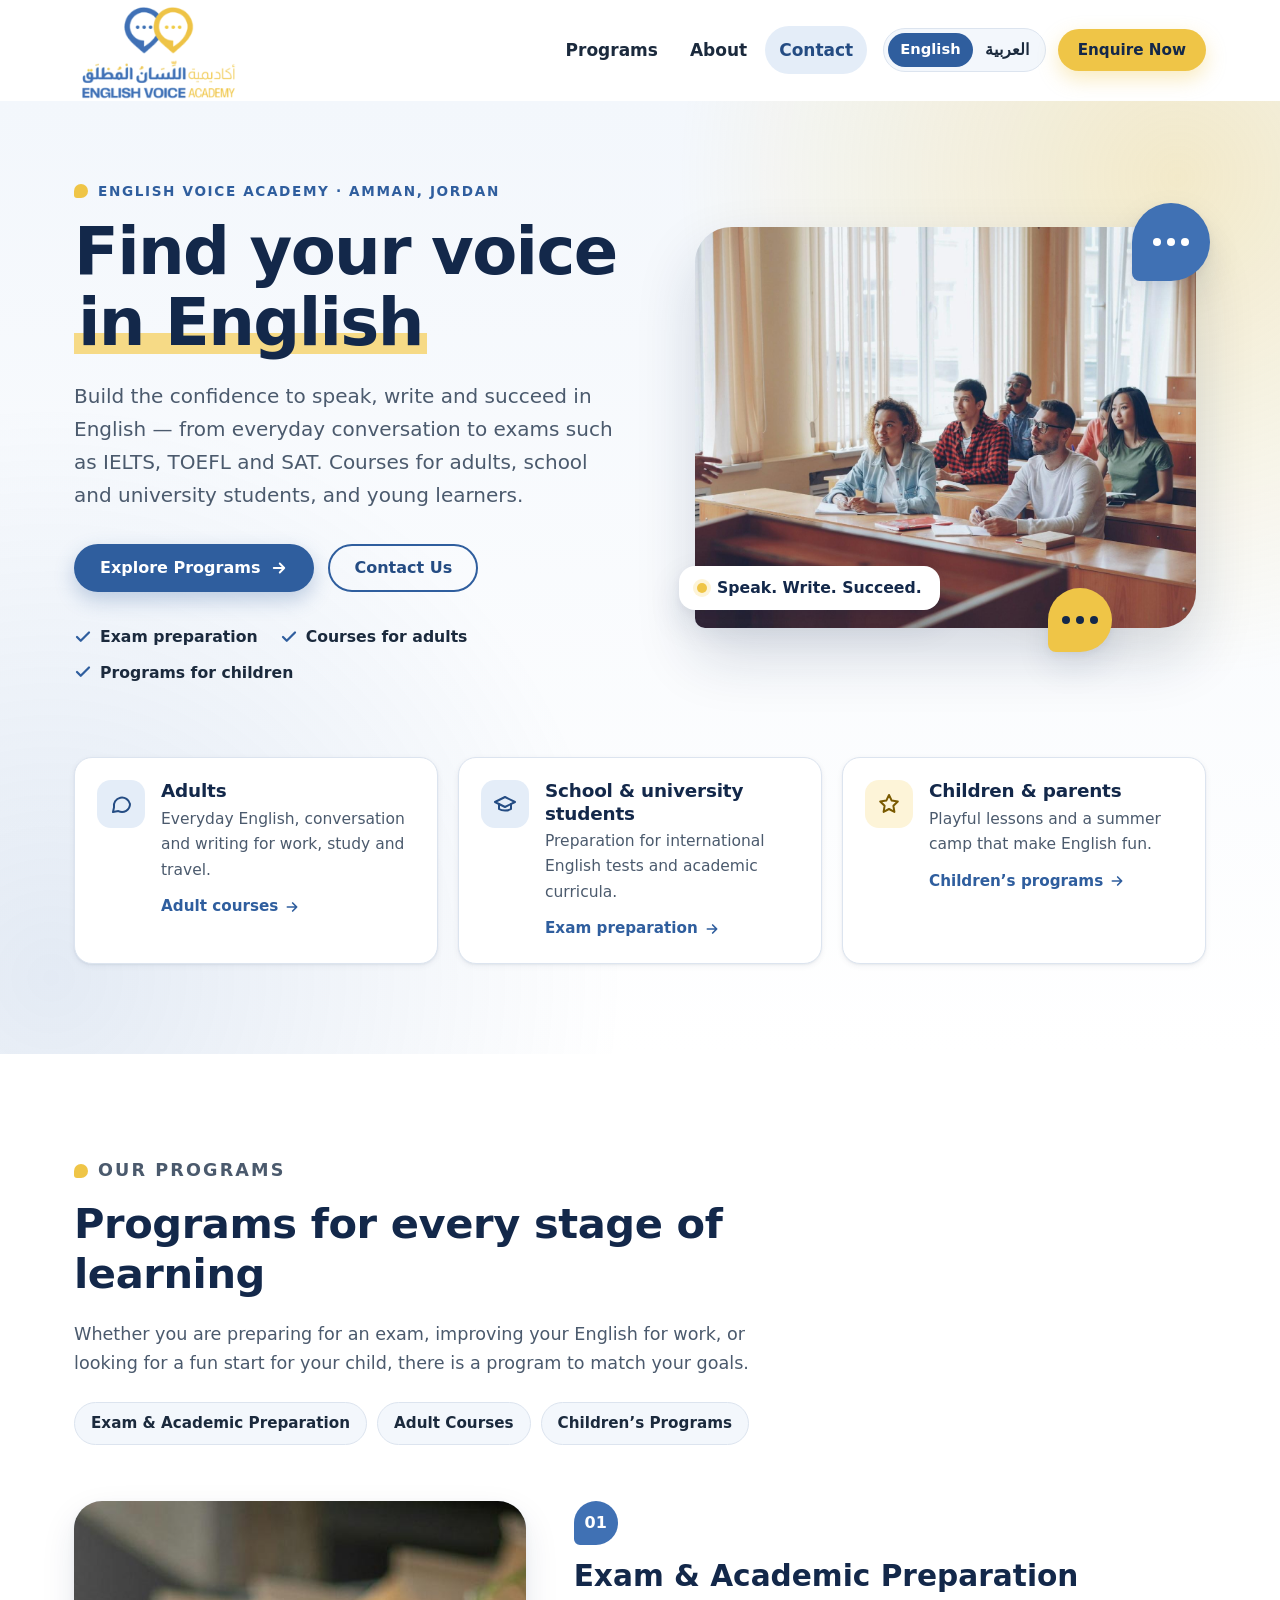
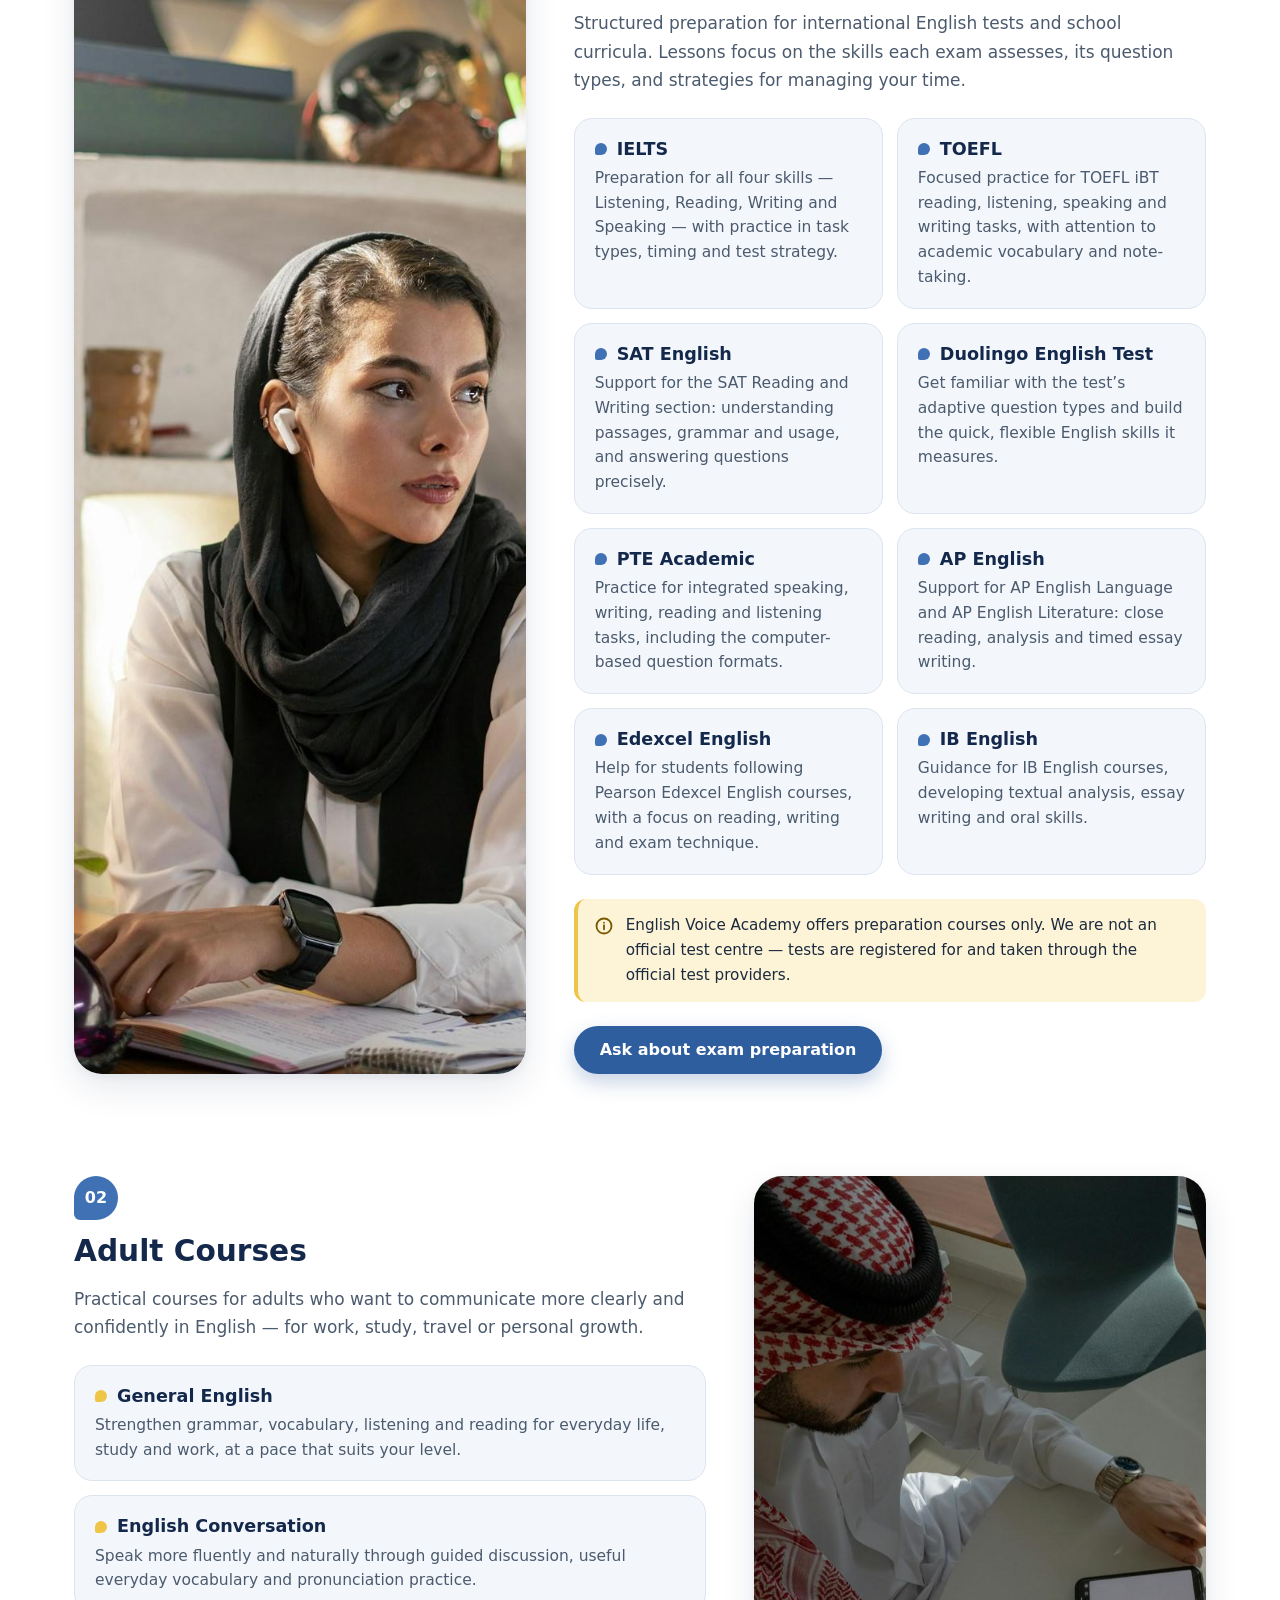
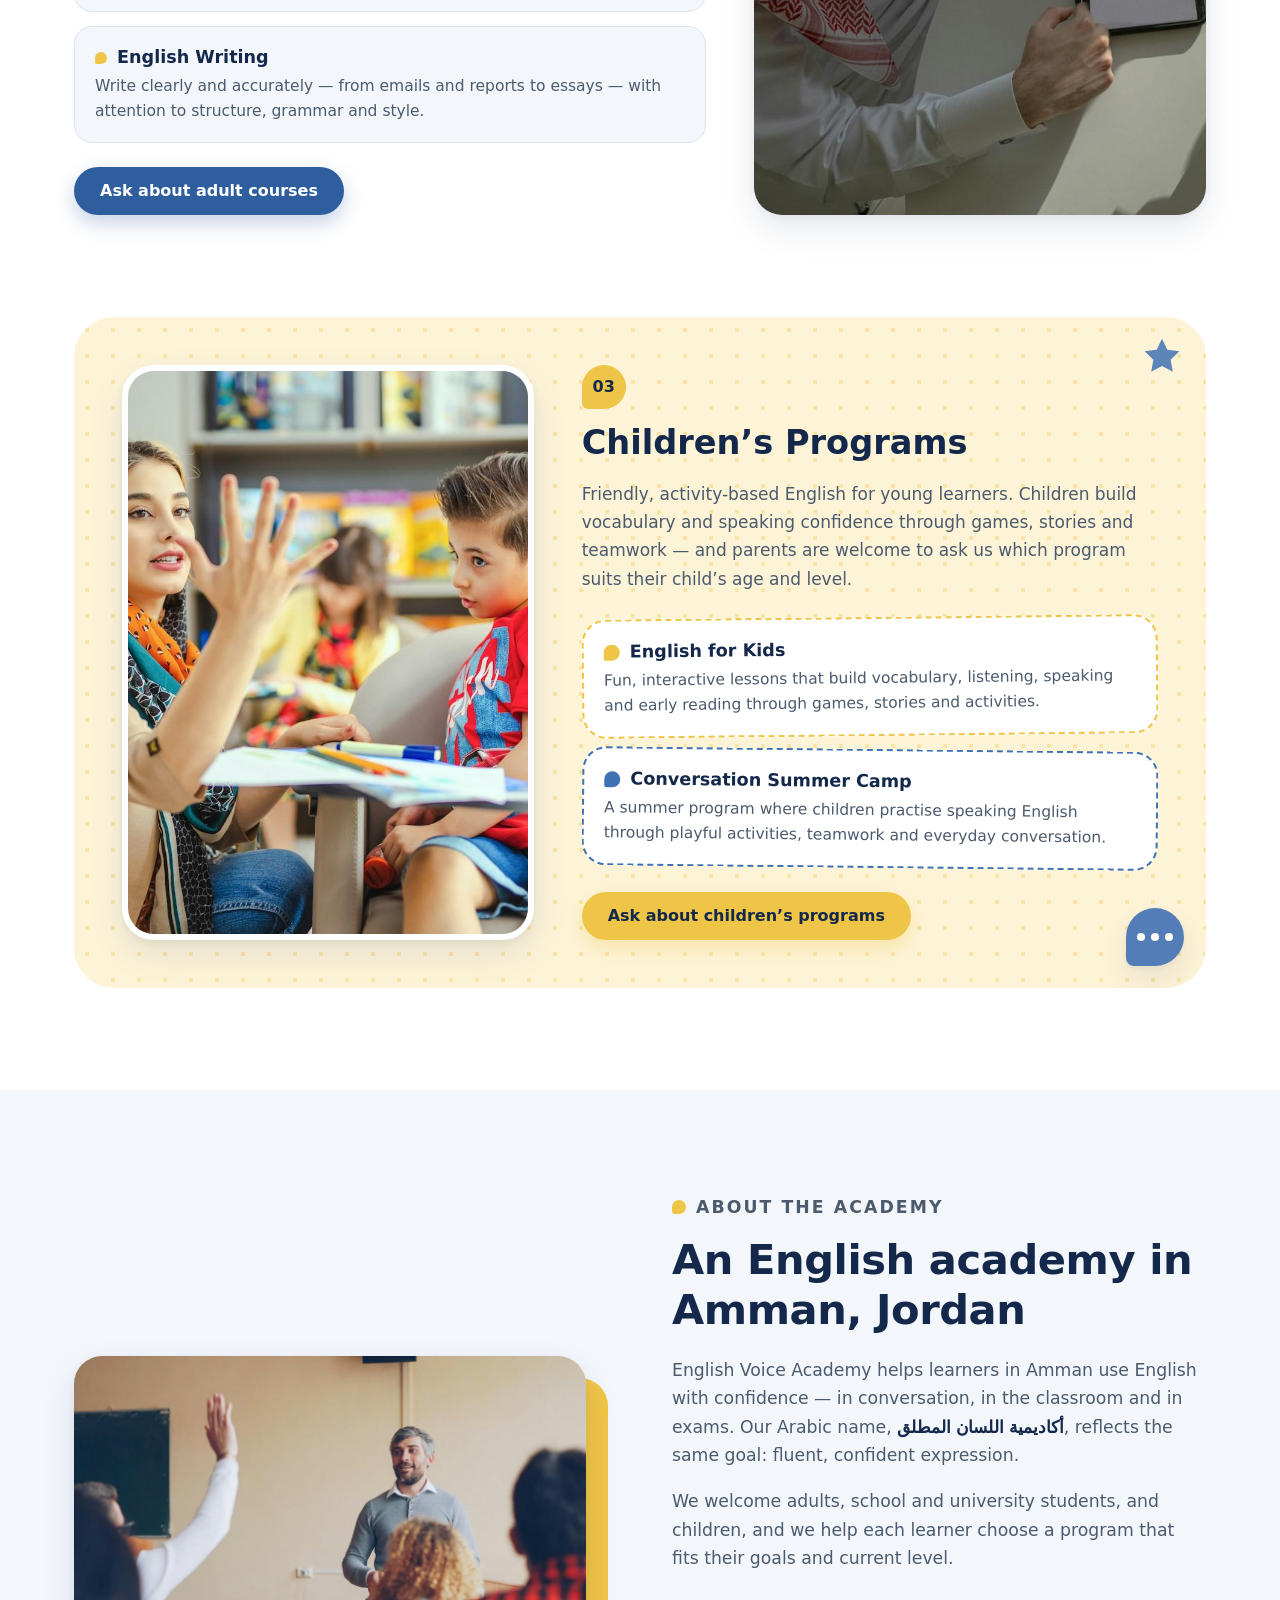
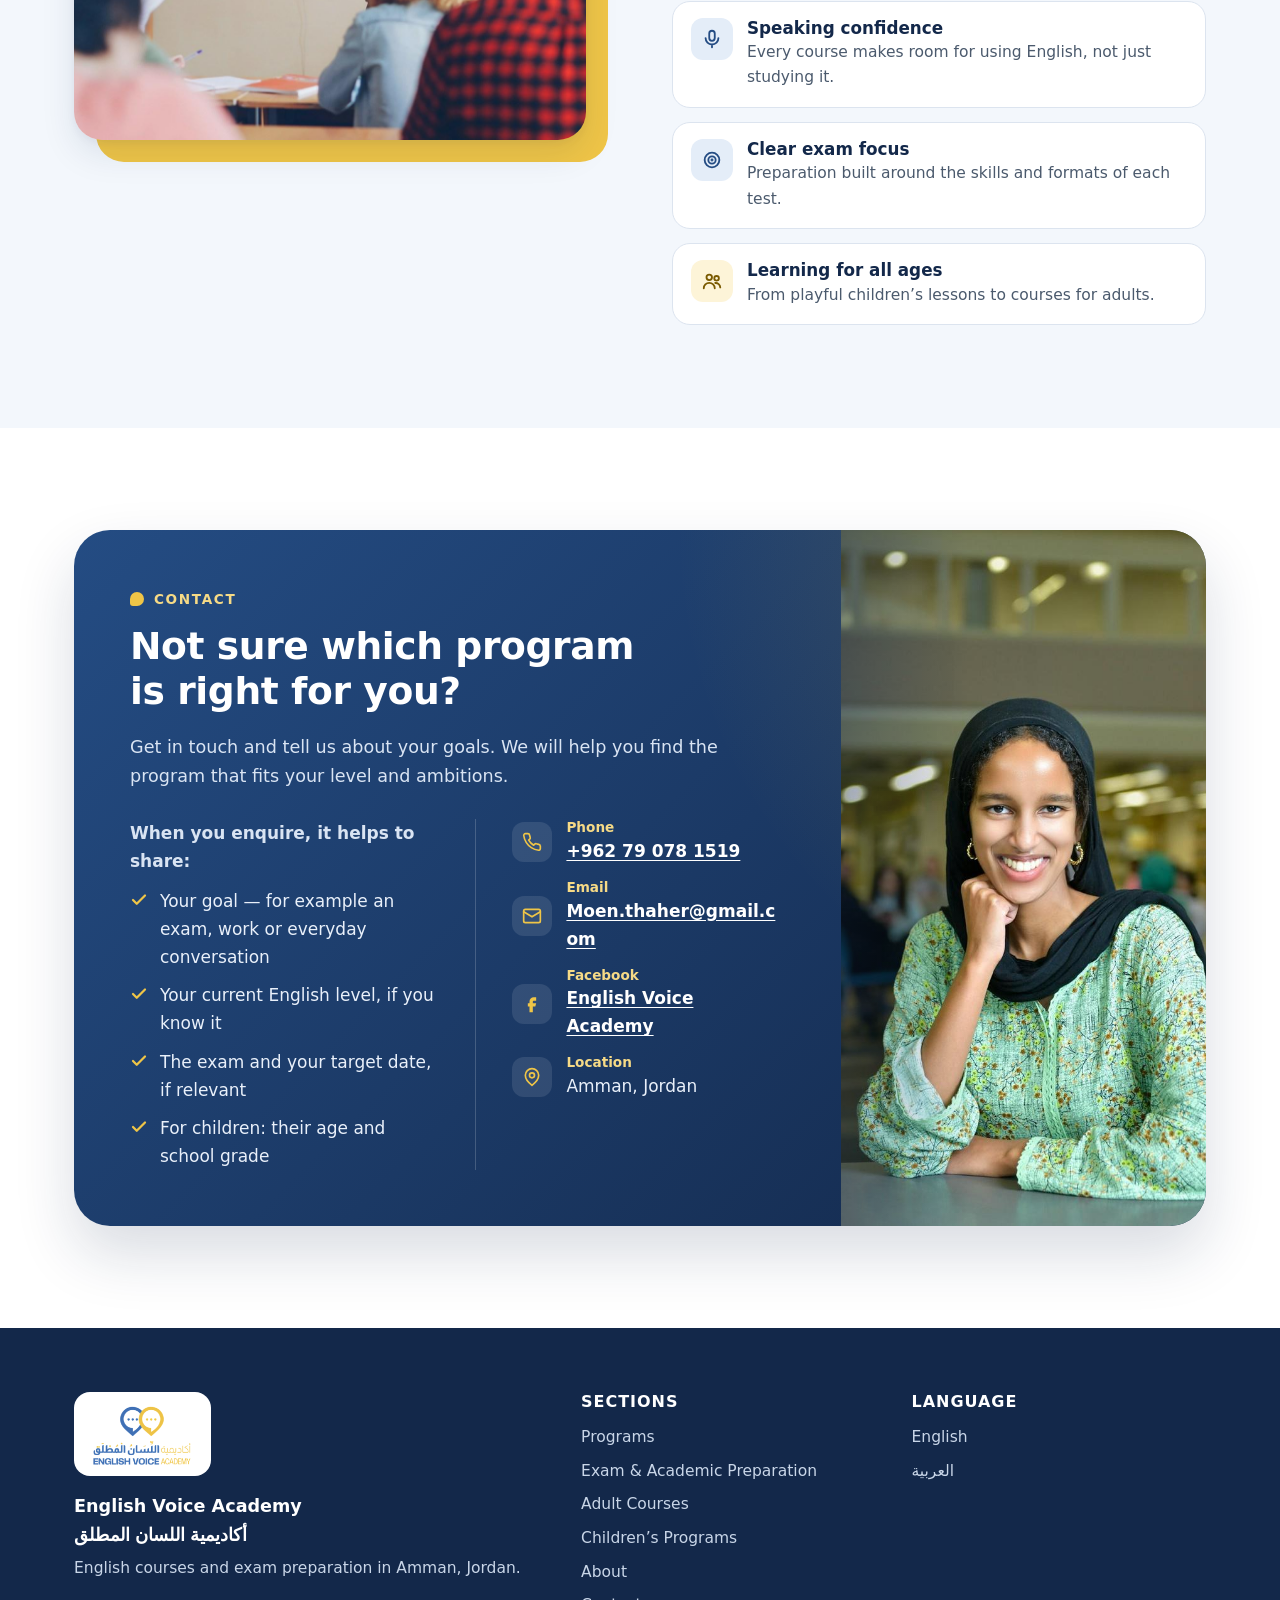
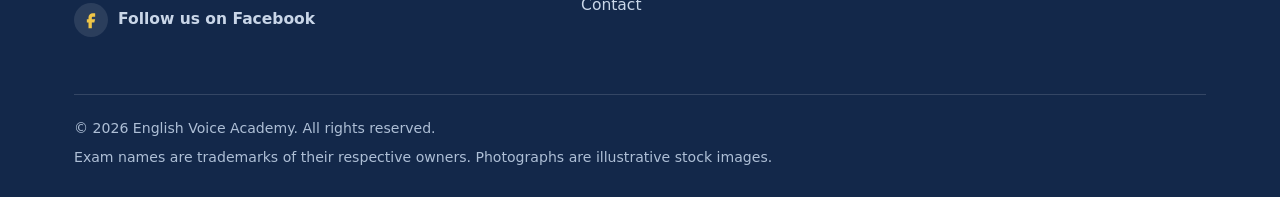
<file: en/index.html>
<!DOCTYPE html>
<html lang="en" dir="ltr">
<head>
  <meta charset="utf-8">
  <meta name="viewport" content="width=device-width, initial-scale=1">
  <title>English Voice Academy | English Courses &amp; Exam Preparation in Amman</title>
  <meta name="description" content="English Voice Academy in Amman, Jordan: exam preparation (IELTS, TOEFL, SAT and more), English courses for adults, and playful programs for children.">
  <meta name="theme-color" content="#4071b4">
  <link rel="alternate" hreflang="en" href="index.html">
  <link rel="alternate" hreflang="ar" href="../ar/index.html">
  <link rel="icon" type="image/png" href="../assets/images/favicon.png">
  <link rel="stylesheet" href="../assets/css/styles.css">
  <script>document.documentElement.classList.add("js");</script>
  <script src="../assets/js/main.js" defer></script>
</head>
<body>
  <a class="skip-link" href="#main">Skip to main content</a>

  <!-- ============ HEADER ============ -->
  <header class="site-header">
    <div class="container header-inner">
      <a class="brand" href="#top">
        <img src="../assets/images/logo.png" width="424" height="248" alt="English Voice Academy – back to top of homepage">
      </a>

      <nav id="site-nav" class="site-nav" aria-label="Main navigation">
        <ul class="nav-list">
          <li><a href="#programs">Programs</a></li>
          <li><a href="#about">About</a></li>
          <li><a href="#contact">Contact</a></li>
          <li class="nav-enquire"><a class="btn btn-accent" href="#contact">Enquire Now</a></li>
        </ul>
      </nav>

      <div class="header-actions">
        <nav class="lang-switch" aria-label="Choose language">
          <a href="index.html" lang="en" aria-current="page">English</a>
          <a href="../ar/index.html" lang="ar" hreflang="ar" data-lang-link>العربية</a>
        </nav>
        <a class="btn btn-accent btn-sm header-enquire" href="#contact">Enquire Now</a>
        <button class="menu-toggle" type="button" aria-expanded="false" aria-controls="site-nav"
                aria-label="Open menu" data-label-open="Open menu" data-label-close="Close menu">
          <span class="menu-toggle-bars" aria-hidden="true"><span></span><span></span><span></span></span>
        </button>
      </div>
    </div>
  </header>

  <main id="main">
    <!-- ============ HERO ============ -->
    <section class="hero" id="top" aria-labelledby="hero-title">
      <div class="container">
        <div class="hero-grid">
          <div class="hero-content">
            <p class="eyebrow">English Voice Academy · Amman, Jordan</p>
            <h1 id="hero-title">Find your voice <span class="highlight">in&nbsp;English</span></h1>
            <p class="lead">
              Build the confidence to speak, write and succeed in English — from everyday conversation
              to exams such as IELTS, TOEFL and SAT. Courses for adults, school and university students,
              and young learners.
            </p>
            <div class="btn-row">
              <a class="btn btn-primary" href="#programs">
                Explore Programs
                <svg class="arrow" width="18" height="18" viewBox="0 0 24 24" fill="none" stroke="currentColor" stroke-width="2.5" stroke-linecap="round" stroke-linejoin="round" aria-hidden="true" focusable="false"><path d="M5 12h14M13 6l6 6-6 6"/></svg>
              </a>
              <a class="btn btn-outline" href="#contact">Contact Us</a>
            </div>
            <ul class="hero-points">
              <li><svg width="18" height="18" viewBox="0 0 24 24" fill="none" stroke="currentColor" stroke-width="3" stroke-linecap="round" stroke-linejoin="round" aria-hidden="true" focusable="false"><path d="M20 6 9 17l-5-5"/></svg>Exam preparation</li>
              <li><svg width="18" height="18" viewBox="0 0 24 24" fill="none" stroke="currentColor" stroke-width="3" stroke-linecap="round" stroke-linejoin="round" aria-hidden="true" focusable="false"><path d="M20 6 9 17l-5-5"/></svg>Courses for adults</li>
              <li><svg width="18" height="18" viewBox="0 0 24 24" fill="none" stroke="currentColor" stroke-width="3" stroke-linecap="round" stroke-linejoin="round" aria-hidden="true" focusable="false"><path d="M20 6 9 17l-5-5"/></svg>Programs for children</li>
            </ul>
          </div>

          <div class="hero-media">
            <div class="hero-photo">
              <!-- Stock photo (Unsplash). Replace with an academy photo later: keep the same file name or update src. -->
              <img src="../assets/images/hero-classroom.jpg" width="2000" height="1125" fetchpriority="high"
                   alt="Adult learners sitting at desks in a bright classroom while a teacher leads a lesson">
            </div>
            <div class="bubble bubble--blue" aria-hidden="true"><span></span><span></span><span></span></div>
            <div class="bubble bubble--yellow" aria-hidden="true"><span></span><span></span><span></span></div>
            <p class="hero-tag"><span class="hero-tag-dot" aria-hidden="true"></span>Speak. Write. Succeed.</p>
          </div>
        </div>

        <!-- Quick routes for each audience -->
        <ul class="audience">
          <li class="reveal">
            <a class="audience-card" href="#adult-courses">
              <span class="icon-badge" aria-hidden="true">
                <svg width="24" height="24" viewBox="0 0 24 24" fill="none" stroke="currentColor" stroke-width="2" stroke-linecap="round" stroke-linejoin="round" focusable="false"><path d="M21 12a8 8 0 0 1-11.6 7.1L4 20l1-4.6A8 8 0 1 1 21 12z"/></svg>
              </span>
              <div>
                <h2>Adults</h2>
                <p>Everyday English, conversation and writing for work, study and travel.</p>
                <span class="audience-link">Adult courses <svg class="arrow" width="16" height="16" viewBox="0 0 24 24" fill="none" stroke="currentColor" stroke-width="2.5" stroke-linecap="round" stroke-linejoin="round" aria-hidden="true" focusable="false"><path d="M5 12h14M13 6l6 6-6 6"/></svg></span>
              </div>
            </a>
          </li>
          <li class="reveal">
            <a class="audience-card" href="#exam-prep">
              <span class="icon-badge" aria-hidden="true">
                <svg width="24" height="24" viewBox="0 0 24 24" fill="none" stroke="currentColor" stroke-width="2" stroke-linecap="round" stroke-linejoin="round" focusable="false"><path d="M22 10 12 5 2 10l10 5 10-5z"/><path d="M6 12v5c3 2 9 2 12 0v-5"/></svg>
              </span>
              <div>
                <h2>School &amp; university students</h2>
                <p>Preparation for international English tests and academic curricula.</p>
                <span class="audience-link">Exam preparation <svg class="arrow" width="16" height="16" viewBox="0 0 24 24" fill="none" stroke="currentColor" stroke-width="2.5" stroke-linecap="round" stroke-linejoin="round" aria-hidden="true" focusable="false"><path d="M5 12h14M13 6l6 6-6 6"/></svg></span>
              </div>
            </a>
          </li>
          <li class="reveal">
            <a class="audience-card" href="#kids">
              <span class="icon-badge icon-badge--yellow" aria-hidden="true">
                <svg width="24" height="24" viewBox="0 0 24 24" fill="none" stroke="currentColor" stroke-width="2" stroke-linecap="round" stroke-linejoin="round" focusable="false"><path d="m12 3 2.7 5.6 6.1.9-4.4 4.3 1 6.1L12 17l-5.4 2.9 1-6.1L3.2 9.5l6.1-.9z"/></svg>
              </span>
              <div>
                <h2>Children &amp; parents</h2>
                <p>Playful lessons and a summer camp that make English fun.</p>
                <span class="audience-link">Children’s programs <svg class="arrow" width="16" height="16" viewBox="0 0 24 24" fill="none" stroke="currentColor" stroke-width="2.5" stroke-linecap="round" stroke-linejoin="round" aria-hidden="true" focusable="false"><path d="M5 12h14M13 6l6 6-6 6"/></svg></span>
              </div>
            </a>
          </li>
        </ul>
      </div>
    </section>

    <!-- ============ PROGRAMS ============ -->
    <section class="section programs" id="programs" aria-labelledby="programs-title">
      <div class="container">
        <header class="section-head reveal">
          <p class="eyebrow">Our programs</p>
          <h2 id="programs-title">Programs for every stage of learning</h2>
          <p>
            Whether you are preparing for an exam, improving your English for work, or looking for a fun
            start for your child, there is a program to match your goals.
          </p>
          <nav class="category-jump" aria-label="Program categories">
            <a href="#exam-prep">Exam &amp; Academic Preparation</a>
            <a href="#adult-courses">Adult Courses</a>
            <a href="#kids">Children’s Programs</a>
          </nav>
        </header>

        <!-- Category 1: Exam & Academic Preparation -->
        <article class="category" id="exam-prep" aria-labelledby="exam-title">
          <figure class="category-media category-media--top reveal">
            <!-- Stock photo (Unsplash) -->
            <img src="../assets/images/exam-preparation.jpg" width="1000" height="1454" loading="lazy" decoding="async"
                 alt="A young woman studying at a table with an open notebook">
          </figure>
          <div class="category-body reveal">
            <span class="category-number" aria-hidden="true">01</span>
            <h3 id="exam-title">Exam &amp; Academic Preparation</h3>
            <p>
              Structured preparation for international English tests and school curricula. Lessons focus on
              the skills each exam assesses, its question types, and strategies for managing your time.
            </p>
            <ul class="program-grid">
              <li class="program-card">
                <h4>IELTS</h4>
                <p>Preparation for all four skills — Listening, Reading, Writing and Speaking — with practice in task types, timing and test strategy.</p>
              </li>
              <li class="program-card">
                <h4>TOEFL</h4>
                <p>Focused practice for TOEFL iBT reading, listening, speaking and writing tasks, with attention to academic vocabulary and note-taking.</p>
              </li>
              <li class="program-card">
                <h4>SAT English</h4>
                <p>Support for the SAT Reading and Writing section: understanding passages, grammar and usage, and answering questions precisely.</p>
              </li>
              <li class="program-card">
                <h4>Duolingo English Test</h4>
                <p>Get familiar with the test’s adaptive question types and build the quick, flexible English skills it measures.</p>
              </li>
              <li class="program-card">
                <h4>PTE Academic</h4>
                <p>Practice for integrated speaking, writing, reading and listening tasks, including the computer-based question formats.</p>
              </li>
              <li class="program-card">
                <h4>AP English</h4>
                <p>Support for AP English Language and AP English Literature: close reading, analysis and timed essay writing.</p>
              </li>
              <li class="program-card">
                <h4>Edexcel English</h4>
                <p>Help for students following Pearson Edexcel English courses, with a focus on reading, writing and exam technique.</p>
              </li>
              <li class="program-card">
                <h4>IB English</h4>
                <p>Guidance for IB English courses, developing textual analysis, essay writing and oral skills.</p>
              </li>
            </ul>
            <div class="notice">
              <svg width="20" height="20" viewBox="0 0 24 24" fill="none" stroke="currentColor" stroke-width="2.2" stroke-linecap="round" stroke-linejoin="round" aria-hidden="true" focusable="false"><circle cx="12" cy="12" r="9"/><path d="M12 11v5M12 8h.01"/></svg>
              <p>English Voice Academy offers preparation courses only. We are not an official test centre — tests are registered for and taken through the official test providers.</p>
            </div>
            <a class="btn btn-primary" href="#contact">Ask about exam preparation</a>
          </div>
        </article>

        <!-- Category 2: Adult Courses -->
        <article class="category category--reverse category--adults" id="adult-courses" aria-labelledby="adult-title">
          <figure class="category-media category-media--left reveal">
            <!-- Stock photo (Unsplash) -->
            <img src="../assets/images/adult-courses.jpg" width="1400" height="933" loading="lazy" decoding="async"
                 alt="A man wearing a shemagh reviews notes on his phone beside a laptop and an open notebook">
          </figure>
          <div class="category-body reveal">
            <span class="category-number" aria-hidden="true">02</span>
            <h3 id="adult-title">Adult Courses</h3>
            <p>
              Practical courses for adults who want to communicate more clearly and confidently in English —
              for work, study, travel or personal growth.
            </p>
            <ul class="program-grid">
              <li class="program-card">
                <h4>General English</h4>
                <p>Strengthen grammar, vocabulary, listening and reading for everyday life, study and work, at a pace that suits your level.</p>
              </li>
              <li class="program-card">
                <h4>English Conversation</h4>
                <p>Speak more fluently and naturally through guided discussion, useful everyday vocabulary and pronunciation practice.</p>
              </li>
              <li class="program-card">
                <h4>English Writing</h4>
                <p>Write clearly and accurately — from emails and reports to essays — with attention to structure, grammar and style.</p>
              </li>
            </ul>
            <a class="btn btn-primary" href="#contact">Ask about adult courses</a>
          </div>
        </article>

        <!-- Category 3: Children's Programs -->
        <article class="category category--kids" id="kids" aria-labelledby="kids-title">
          <svg class="kids-shape kids-shape--star" width="44" height="44" viewBox="0 0 24 24" fill="currentColor" aria-hidden="true" focusable="false"><path d="m12 2 2.9 6 6.6.9-4.8 4.6 1.2 6.5L12 16.9 6.1 20l1.2-6.5L2.5 8.9 9.1 8z"/></svg>
          <div class="bubble bubble--blue kids-shape kids-shape--bubble" aria-hidden="true"><span></span><span></span><span></span></div>

          <figure class="category-media reveal">
            <!-- Stock photo (Unsplash) -->
            <img src="../assets/images/kids-programs.jpg" width="1400" height="933" loading="lazy" decoding="async"
                 alt="A teacher counting on her fingers with a young boy during a lesson">
          </figure>
          <div class="category-body reveal">
            <span class="category-number" aria-hidden="true">03</span>
            <h3 id="kids-title">Children’s Programs</h3>
            <p>
              Friendly, activity-based English for young learners. Children build vocabulary and speaking
              confidence through games, stories and teamwork — and parents are welcome to ask us which
              program suits their child’s age and level.
            </p>
            <ul class="program-grid">
              <li class="program-card">
                <h4>English for Kids</h4>
                <p>Fun, interactive lessons that build vocabulary, listening, speaking and early reading through games, stories and activities.</p>
              </li>
              <li class="program-card">
                <h4>Conversation Summer Camp</h4>
                <p>A summer program where children practise speaking English through playful activities, teamwork and everyday conversation.</p>
              </li>
            </ul>
            <a class="btn btn-accent" href="#contact">Ask about children’s programs</a>
          </div>
        </article>
      </div>
    </section>

    <!-- ============ ABOUT ============ -->
    <section class="section about" id="about" aria-labelledby="about-title">
      <div class="container about-grid">
        <figure class="about-media reveal">
          <!-- Stock photo (Unsplash) -->
          <img src="../assets/images/about-classroom.jpg" width="1400" height="788" loading="lazy" decoding="async"
               alt="A student raises his hand to answer a teacher’s question in a classroom">
        </figure>
        <div class="about-text reveal">
          <p class="eyebrow">About the academy</p>
          <h2 id="about-title">An English academy in Amman, Jordan</h2>
          <p>
            English Voice Academy helps learners in Amman use English with confidence — in conversation,
            in the classroom and in exams. Our Arabic name, <span class="about-name" lang="ar">أكاديمية اللسان المطلق</span>,
            reflects the same goal: fluent, confident expression.
          </p>
          <p>
            We welcome adults, school and university students, and children, and we help each learner
            choose a program that fits their goals and current level.
          </p>
          <ul class="feature-list">
            <li>
              <span class="icon-badge" aria-hidden="true">
                <svg width="22" height="22" viewBox="0 0 24 24" fill="none" stroke="currentColor" stroke-width="2" stroke-linecap="round" stroke-linejoin="round" focusable="false"><rect x="9" y="3" width="6" height="11" rx="3"/><path d="M5 11a7 7 0 0 0 14 0M12 18v3"/></svg>
              </span>
              <div>
                <h3>Speaking confidence</h3>
                <p>Every course makes room for using English, not just studying it.</p>
              </div>
            </li>
            <li>
              <span class="icon-badge" aria-hidden="true">
                <svg width="22" height="22" viewBox="0 0 24 24" fill="none" stroke="currentColor" stroke-width="2" stroke-linecap="round" stroke-linejoin="round" focusable="false"><circle cx="12" cy="12" r="8"/><circle cx="12" cy="12" r="4"/><circle cx="12" cy="12" r="0.6"/></svg>
              </span>
              <div>
                <h3>Clear exam focus</h3>
                <p>Preparation built around the skills and formats of each test.</p>
              </div>
            </li>
            <li>
              <span class="icon-badge icon-badge--yellow" aria-hidden="true">
                <svg width="22" height="22" viewBox="0 0 24 24" fill="none" stroke="currentColor" stroke-width="2" stroke-linecap="round" stroke-linejoin="round" focusable="false"><circle cx="9" cy="8" r="3"/><path d="M3 20a6 6 0 0 1 12 0"/><circle cx="17" cy="9" r="2.5"/><path d="M15.5 14.2A5 5 0 0 1 21 19"/></svg>
              </span>
              <div>
                <h3>Learning for all ages</h3>
                <p>From playful children’s lessons to courses for adults.</p>
              </div>
            </li>
          </ul>
        </div>
      </div>
    </section>

    <!-- ============ CONTACT ============ -->
    <section class="section contact" id="contact" aria-labelledby="contact-title">
      <div class="container">
        <div class="contact-card reveal">
          <div class="contact-content">
            <p class="eyebrow">Contact</p>
            <h2 id="contact-title">Not sure which program is right for you?</h2>
            <p class="contact-intro">
              Get in touch and tell us about your goals. We will help you find the program that fits your
              level and ambitions.
            </p>

            <div class="contact-columns">
            <div class="contact-help">
            <p class="checklist-title">When you enquire, it helps to share:</p>
            <ul class="checklist">
              <li><svg width="18" height="18" viewBox="0 0 24 24" fill="none" stroke="currentColor" stroke-width="3" stroke-linecap="round" stroke-linejoin="round" aria-hidden="true" focusable="false"><path d="M20 6 9 17l-5-5"/></svg>Your goal — for example an exam, work or everyday conversation</li>
              <li><svg width="18" height="18" viewBox="0 0 24 24" fill="none" stroke="currentColor" stroke-width="3" stroke-linecap="round" stroke-linejoin="round" aria-hidden="true" focusable="false"><path d="M20 6 9 17l-5-5"/></svg>Your current English level, if you know it</li>
              <li><svg width="18" height="18" viewBox="0 0 24 24" fill="none" stroke="currentColor" stroke-width="3" stroke-linecap="round" stroke-linejoin="round" aria-hidden="true" focusable="false"><path d="M20 6 9 17l-5-5"/></svg>The exam and your target date, if relevant</li>
              <li><svg width="18" height="18" viewBox="0 0 24 24" fill="none" stroke="currentColor" stroke-width="3" stroke-linecap="round" stroke-linejoin="round" aria-hidden="true" focusable="false"><path d="M20 6 9 17l-5-5"/></svg>For children: their age and school grade</li>
            </ul>
            </div>

            <!--
              CONTACT DETAILS
              Keep these in sync with /ar/index.html.
              WhatsApp and street address are not confirmed yet: to publish one, replace its
              [PLACEHOLDER] with the real detail and remove the "hidden" attribute.
            -->
            <ul class="contact-list">
              <li>
                <span class="contact-icon" aria-hidden="true"><svg width="20" height="20" viewBox="0 0 24 24" fill="none" stroke="currentColor" stroke-width="2" stroke-linecap="round" stroke-linejoin="round" focusable="false"><path d="M22 16.9v3a2 2 0 0 1-2.2 2 19.8 19.8 0 0 1-8.6-3.1 19.5 19.5 0 0 1-6-6A19.8 19.8 0 0 1 2.1 4.2 2 2 0 0 1 4.1 2h3a2 2 0 0 1 2 1.7c.1.9.4 1.8.7 2.7a2 2 0 0 1-.5 2.1L8 9.8a16 16 0 0 0 6 6l1.3-1.3a2 2 0 0 1 2.1-.4c.9.3 1.8.6 2.7.7a2 2 0 0 1 1.7 2z"/></svg></span>
                <span class="contact-label">Phone</span>
                <a href="tel:+962790781519" dir="ltr">+962 79 078 1519</a>
              </li>
              <li>
                <span class="contact-icon" aria-hidden="true"><svg width="20" height="20" viewBox="0 0 24 24" fill="none" stroke="currentColor" stroke-width="2" stroke-linecap="round" stroke-linejoin="round" focusable="false"><rect x="2" y="4" width="20" height="16" rx="2"/><path d="m22 7-10 6L2 7"/></svg></span>
                <span class="contact-label">Email</span>
                <a href="mailto:Moen.thaher@gmail.com" dir="ltr">Moen.thaher@gmail.com</a>
              </li>
              <li>
                <span class="contact-icon" aria-hidden="true"><svg width="20" height="20" viewBox="0 0 24 24" fill="currentColor" focusable="false"><path d="M14 8h3V4h-3a5 5 0 0 0-5 5v2H7v4h2v7h4v-7h3l1-4h-4V9a1 1 0 0 1 1-1z"/></svg></span>
                <span class="contact-label">Facebook</span>
                <a href="https://www.facebook.com/profile.php?id=61569918580535" target="_blank" rel="noopener">English Voice Academy<span class="visually-hidden"> (opens in a new tab)</span></a>
              </li>
              <li>
                <span class="contact-icon" aria-hidden="true"><svg width="20" height="20" viewBox="0 0 24 24" fill="none" stroke="currentColor" stroke-width="2" stroke-linecap="round" stroke-linejoin="round" focusable="false"><path d="M20 10c0 6-8 12-8 12s-8-6-8-12a8 8 0 0 1 16 0z"/><circle cx="12" cy="10" r="3"/></svg></span>
                <span class="contact-label">Location</span>
                <span>Amman, Jordan</span>
              </li>
              <li hidden><span class="contact-label">WhatsApp</span> <a href="https://wa.me/[WHATSAPP_NUMBER]">[WHATSAPP_NUMBER]</a></li>
              <li hidden><span class="contact-label">Address</span> [STREET_ADDRESS]</li>
            </ul>
            </div>
          </div>
          <figure class="contact-media">
            <!-- Stock photo (Unsplash) -->
            <img src="../assets/images/contact-learner.jpg" width="900" height="1109" loading="lazy" decoding="async"
                 alt="A smiling young woman in a headscarf sitting at a table in a library">
          </figure>
        </div>
      </div>
    </section>
  </main>

  <!-- ============ FOOTER ============ -->
  <footer class="site-footer">
    <div class="container">
      <div class="footer-grid">
        <div>
          <a class="footer-logo" href="#top">
            <img src="../assets/images/logo.png" width="424" height="248" loading="lazy" alt="English Voice Academy – back to top">
          </a>
          <p class="footer-name">English Voice Academy</p>
          <p class="footer-name footer-name-ar" lang="ar">أكاديمية اللسان المطلق</p>
          <p class="footer-tagline">English courses and exam preparation in Amman, Jordan.</p>
          <a class="footer-social" href="https://www.facebook.com/profile.php?id=61569918580535" target="_blank" rel="noopener">
            <svg viewBox="0 0 24 24" fill="currentColor" aria-hidden="true" focusable="false"><path d="M14 8h3V4h-3a5 5 0 0 0-5 5v2H7v4h2v7h4v-7h3l1-4h-4V9a1 1 0 0 1 1-1z"/></svg>
            Follow us on Facebook<span class="visually-hidden"> (opens in a new tab)</span>
          </a>
        </div>
        <nav aria-labelledby="footer-sections">
          <h2 id="footer-sections">Sections</h2>
          <ul class="footer-links">
            <li><a href="#programs">Programs</a></li>
            <li><a href="#exam-prep">Exam &amp; Academic Preparation</a></li>
            <li><a href="#adult-courses">Adult Courses</a></li>
            <li><a href="#kids">Children’s Programs</a></li>
            <li><a href="#about">About</a></li>
            <li><a href="#contact">Contact</a></li>
          </ul>
        </nav>
        <nav aria-labelledby="footer-language">
          <h2 id="footer-language">Language</h2>
          <ul class="footer-links">
            <li><a href="index.html" lang="en" aria-current="page">English</a></li>
            <li><a href="../ar/index.html" lang="ar" hreflang="ar" data-lang-link>العربية</a></li>
          </ul>
        </nav>
      </div>
      <div class="footer-bottom">
        <p>© <span data-year>2026</span> English Voice Academy. All rights reserved.</p>
        <p>Exam names are trademarks of their respective owners. Photographs are illustrative stock images.</p>
      </div>
    </div>
  </footer>
</body>
</html>
</file>
<file: assets/css/styles.css>
/* ==========================================================================
   English Voice Academy — shared styles (English + Arabic)
   Layout uses logical properties (margin-inline, inset-inline…) so the same
   rules work for left-to-right English and right-to-left Arabic.
   ========================================================================== */

/* ---------- 1. Design tokens ---------- */
:root {
  /* Brand colours taken from the logo */
  --blue: #4071b4;
  --blue-600: #2f5e9e;
  --blue-700: #244c83;
  --navy: #13284a;
  --yellow: #efc547;
  --yellow-300: #f6da86;
  --yellow-100: #fdf4d8;

  /* Neutrals */
  --ink: #1b2a3d;
  --muted: #4b5a6d;
  --line: #dce4ef;
  --sky-50: #f3f7fc;
  --sky-100: #e4edf8;
  --white: #ffffff;

  /* Type */
  --font-en: "Segoe UI", system-ui, -apple-system, Roboto, "Helvetica Neue", Arial, sans-serif;
  --font-ar: "Segoe UI", Tahoma, "Noto Sans Arabic", "Geeza Pro", Arial, sans-serif;

  /* Shape & depth */
  --radius-sm: 12px;
  --radius: 18px;
  --radius-lg: 28px;
  --shadow-sm: 0 2px 6px rgba(19, 40, 74, 0.06), 0 1px 2px rgba(19, 40, 74, 0.05);
  --shadow: 0 14px 34px rgba(19, 40, 74, 0.1), 0 3px 8px rgba(19, 40, 74, 0.05);
  --shadow-lg: 0 28px 60px rgba(19, 40, 74, 0.16);

  --container: 1180px;
  --gutter: 16px;
  --header-h: 84px;
  --ease: cubic-bezier(0.22, 0.61, 0.36, 1);
}

@media (min-width: 640px) {
  :root { --gutter: 24px; }
}

/* ---------- 2. Base ---------- */
*,
*::before,
*::after { box-sizing: border-box; }

html {
  -webkit-text-size-adjust: 100%;
  scroll-padding-top: calc(var(--header-h) + 16px);
}

@media (prefers-reduced-motion: no-preference) {
  html { scroll-behavior: smooth; }
}

body {
  margin: 0;
  font-family: var(--font-en);
  font-size: 1.0625rem;
  line-height: 1.65;
  color: var(--ink);
  background: var(--white);
  text-rendering: optimizeLegibility;
}

html[lang="ar"] body {
  font-family: var(--font-ar);
  font-size: 1.125rem;
  line-height: 1.85;
}

img { display: block; max-width: 100%; height: auto; }

/* Keep the "hidden" attribute working even on flex/grid items (used for contact placeholders) */
[hidden] { display: none !important; }

h1, h2, h3, h4 {
  margin: 0 0 0.5em;
  color: var(--navy);
  line-height: 1.2;
  font-weight: 750;
}

html[lang="ar"] :is(h1, h2, h3, h4) { line-height: 1.4; font-weight: 700; }

h2 { font-size: clamp(1.85rem, 1.3rem + 2vw, 2.6rem); letter-spacing: -0.01em; }
h3 { font-size: clamp(1.45rem, 1.2rem + 1vw, 1.85rem); }
h4 { font-size: 1.15rem; }
html[lang="ar"] :is(h1, h2, h3, h4) { letter-spacing: 0; }

p { margin: 0 0 1em; }

a { color: var(--blue-600); text-underline-offset: 3px; }
a:hover { color: var(--blue-700); }

ul { padding: 0; margin: 0; list-style: none; }

/* Visible keyboard focus everywhere */
:focus-visible {
  outline: 3px solid var(--blue-700);
  outline-offset: 3px;
  border-radius: 6px;
}

.site-footer :focus-visible,
.contact-card :focus-visible { outline-color: var(--yellow); }

.visually-hidden {
  position: absolute !important;
  width: 1px; height: 1px;
  margin: -1px; padding: 0;
  overflow: hidden;
  clip: rect(0 0 0 0);
  white-space: nowrap;
  border: 0;
}

.skip-link {
  position: absolute;
  inset-inline-start: 16px;
  top: -100px;
  z-index: 200;
  padding: 10px 18px;
  background: var(--navy);
  color: var(--white);
  border-radius: 10px;
  font-weight: 600;
  text-decoration: none;
}
.skip-link:focus { top: 12px; color: var(--white); }

.container {
  width: 100%;
  max-width: var(--container);
  margin-inline: auto;
  padding-inline: var(--gutter);
}

.section { padding-block: clamp(64px, 8vw, 112px); }

.eyebrow {
  display: inline-flex;
  align-items: center;
  gap: 10px;
  margin-bottom: 14px;
  font-size: 0.85rem;
  font-weight: 700;
  letter-spacing: 0.12em;
  text-transform: uppercase;
  color: var(--blue-600);
}
html[lang="ar"] .eyebrow { font-size: 1rem; letter-spacing: 0; text-transform: none; }

/* Small speech-bubble mark, echoing the logo */
.eyebrow::before {
  content: "";
  width: 14px;
  height: 14px;
  background: var(--yellow);
  border-radius: 50% 50% 50% 3px;
  flex: none;
}
[dir="rtl"] .eyebrow::before { border-radius: 50% 50% 3px 50%; }

.section-head { max-width: 720px; margin-bottom: clamp(36px, 5vw, 56px); }
.section-head p { color: var(--muted); font-size: 1.1rem; }

/* ---------- 3. Buttons ---------- */
.btn {
  display: inline-flex;
  align-items: center;
  justify-content: center;
  gap: 10px;
  min-height: 48px;
  padding: 12px 24px;
  border: 2px solid transparent;
  border-radius: 999px;
  font: inherit;
  font-weight: 700;
  font-size: 1rem;
  line-height: 1.2;
  text-decoration: none;
  cursor: pointer;
  transition: transform 0.2s var(--ease), box-shadow 0.2s var(--ease), background-color 0.2s, color 0.2s, border-color 0.2s;
}
.btn:hover { transform: translateY(-2px); }
.btn:active { transform: translateY(0); }

.btn-primary { background: var(--blue-600); color: var(--white); box-shadow: 0 8px 20px rgba(47, 94, 158, 0.28); }
.btn-primary:hover { background: var(--blue-700); color: var(--white); }

.btn-accent { background: var(--yellow); color: var(--navy); box-shadow: 0 8px 20px rgba(239, 197, 71, 0.35); }
.btn-accent:hover { background: #e8b92f; color: var(--navy); }

.btn-outline { background: transparent; color: var(--blue-700); border-color: var(--blue-600); }
.btn-outline:hover { background: var(--blue-600); color: var(--white); }

.btn-sm { min-height: 42px; padding: 8px 18px; font-size: 0.95rem; }

.btn .arrow { transition: transform 0.2s var(--ease); }
.btn:hover .arrow { transform: translateX(3px); }
[dir="rtl"] .arrow { transform: scaleX(-1); }
[dir="rtl"] .btn:hover .arrow { transform: scaleX(-1) translateX(3px); }

.btn-row { display: flex; flex-wrap: wrap; gap: 14px; }

/* ---------- 4. Header ---------- */
.site-header {
  position: sticky;
  top: 0;
  z-index: 100;
  background: rgba(255, 255, 255, 0.96);
  border-bottom: 1px solid transparent;
  transition: box-shadow 0.25s, border-color 0.25s;
}
@supports (backdrop-filter: blur(8px)) {
  .site-header { background: rgba(255, 255, 255, 0.9); backdrop-filter: blur(10px); }
}
.site-header.is-scrolled { border-color: var(--line); box-shadow: var(--shadow-sm); }

.header-inner {
  display: flex;
  align-items: center;
  gap: 16px;
  min-height: var(--header-h);
}

.brand { flex: none; display: inline-flex; border-radius: 8px; }
/* Logo keeps its original 424×248 proportions */
.brand img { height: 100px; width: auto; aspect-ratio: 424 / 248; }

.site-nav { margin-inline-start: auto; }
.nav-list { display: flex; align-items: center; gap: 4px; }
.nav-list a {
  display: block;
  padding: 10px 14px;
  border-radius: 999px;
  color: var(--ink);
  font-weight: 600;
  text-decoration: none;
  transition: background-color 0.2s, color 0.2s;
}
.nav-list a:hover { background: var(--sky-100); color: var(--blue-700); }
.nav-list a.is-active { color: var(--blue-700); background: var(--sky-100); }
.nav-enquire { display: none; }

.header-actions { display: flex; align-items: center; gap: 12px; }

.lang-switch {
  display: inline-flex;
  padding: 4px;
  background: var(--sky-50);
  border: 1px solid var(--line);
  border-radius: 999px;
}
.lang-switch a {
  padding: 6px 12px;
  border-radius: 999px;
  color: var(--ink);
  font-size: 0.92rem;
  font-weight: 600;
  line-height: 1.4;
  text-decoration: none;
}
.lang-switch a[lang="ar"] { font-family: var(--font-ar); font-size: 1rem; }
.lang-switch a:hover { color: var(--blue-700); background: var(--white); }
.lang-switch a[aria-current="page"] { background: var(--blue-600); color: var(--white); }

.menu-toggle {
  display: none;
  align-items: center;
  justify-content: center;
  width: 48px;
  height: 48px;
  padding: 0;
  border: 1px solid var(--line);
  border-radius: 14px;
  background: var(--white);
  color: var(--navy);
  cursor: pointer;
}
.menu-toggle-bars { position: relative; width: 22px; height: 16px; }
.menu-toggle-bars span {
  position: absolute;
  inset-inline: 0;
  height: 2.5px;
  border-radius: 2px;
  background: currentColor;
  transition: transform 0.25s var(--ease), opacity 0.2s;
}
.menu-toggle-bars span:nth-child(1) { top: 0; }
.menu-toggle-bars span:nth-child(2) { top: 6.75px; }
.menu-toggle-bars span:nth-child(3) { bottom: 0; }
.menu-toggle[aria-expanded="true"] .menu-toggle-bars span:nth-child(1) { transform: translateY(6.75px) rotate(45deg); }
.menu-toggle[aria-expanded="true"] .menu-toggle-bars span:nth-child(2) { opacity: 0; }
.menu-toggle[aria-expanded="true"] .menu-toggle-bars span:nth-child(3) { transform: translateY(-6.75px) rotate(-45deg); }

/* Mobile & tablet navigation */
@media (max-width: 959px) {
  .brand img { height: 52px; }
  .site-nav { order: 3; flex-basis: 100%; }
  .header-inner { flex-wrap: wrap; }
  .header-actions { margin-inline-start: auto; }

  /* With JavaScript: collapsible dropdown panel */
  .js .header-inner { flex-wrap: nowrap; }
  .js .menu-toggle { display: inline-flex; }
  .js .site-nav {
    position: absolute;
    top: 100%;
    inset-inline: 0;
    display: none;
    padding: 12px var(--gutter) 20px;
    background: var(--white);
    border-bottom: 1px solid var(--line);
    box-shadow: var(--shadow);
  }
  .js .site-nav.is-open { display: block; animation: menu-in 0.22s var(--ease); }
  .js .nav-list { flex-direction: column; align-items: stretch; gap: 4px; }
  .js .nav-list a { padding: 14px 16px; border-radius: 12px; }
  .js .nav-enquire { display: block; margin-top: 8px; }
  .js .nav-enquire .btn { width: 100%; justify-content: center; padding: 12px 24px; border-radius: 999px; }

  /* Without JavaScript: links simply wrap onto their own row */
  html:not(.js) .nav-list { flex-wrap: wrap; padding-bottom: 10px; }
}

@media (max-width: 599px) {
  .header-enquire { display: none; }
  .brand img { height: 46px; }
  .header-actions { gap: 8px; }
  .lang-switch a { padding: 6px 10px; }
}

@keyframes menu-in {
  from { opacity: 0; transform: translateY(-8px); }
  to { opacity: 1; transform: translateY(0); }
}

/* ---------- 5. Hero ---------- */
.hero {
  position: relative;
  overflow: hidden;
  padding-block: clamp(40px, 6vw, 88px) clamp(56px, 7vw, 96px);
  background:
    radial-gradient(circle at 92% 8%, rgba(239, 197, 71, 0.28), transparent 34%),
    radial-gradient(circle at 4% 92%, rgba(64, 113, 180, 0.14), transparent 38%),
    linear-gradient(180deg, var(--sky-50) 0%, var(--white) 100%);
}

.hero-grid {
  display: grid;
  gap: clamp(40px, 5vw, 64px);
  align-items: center;
}
@media (min-width: 960px) {
  .hero-grid { grid-template-columns: 1.05fr 1fr; }
}

.hero h1 {
  font-size: clamp(2.5rem, 1.6rem + 3.6vw, 4.1rem);
  line-height: 1.08;
  letter-spacing: -0.025em;
  margin-bottom: 22px;
}
html[lang="ar"] .hero h1 { line-height: 1.35; letter-spacing: 0; }

.highlight {
  background: linear-gradient(transparent 64%, var(--yellow-300) 64%, var(--yellow-300) 92%, transparent 92%);
  -webkit-box-decoration-break: clone;
  box-decoration-break: clone;
  padding-inline: 4px;
}

.hero .lead {
  max-width: 560px;
  margin-bottom: 32px;
  font-size: clamp(1.1rem, 1rem + 0.4vw, 1.25rem);
  color: var(--muted);
}

.hero-points {
  display: flex;
  flex-wrap: wrap;
  gap: 10px 22px;
  margin-top: 32px;
  color: var(--ink);
  font-weight: 600;
  font-size: 0.98rem;
}
.hero-points li { display: inline-flex; align-items: center; gap: 8px; }
.hero-points svg { flex: none; color: var(--blue-600); }

.hero-media { position: relative; margin: 0; padding: 18px 10px 26px; }

.hero-photo {
  position: relative;
  overflow: hidden;
  border-radius: 36px 36px 36px 10px;
  box-shadow: var(--shadow-lg);
  aspect-ratio: 5 / 4;
  background: var(--sky-100);
}
[dir="rtl"] .hero-photo { border-radius: 36px 36px 10px 36px; }
.hero-photo img { width: 100%; height: 100%; object-fit: cover; object-position: 60% center; }

/* Decorative speech bubbles inspired by the logo */
.bubble {
  position: absolute;
  display: flex;
  align-items: center;
  justify-content: center;
  gap: 6px;
  width: 78px;
  height: 78px;
  border-radius: 50% 50% 50% 8px;
  box-shadow: var(--shadow);
}
[dir="rtl"] .bubble { border-radius: 50% 50% 8px 50%; }
.bubble span { width: 8px; height: 8px; border-radius: 50%; background: var(--white); }
.bubble--blue { background: var(--blue); }
.bubble--yellow { background: var(--yellow); }
.bubble--yellow span { background: var(--navy); }

.hero-media .bubble--blue { top: -6px; inset-inline-end: -4px; }
.hero-media .bubble--yellow { bottom: 2px; inset-inline-end: 18%; width: 64px; height: 64px; }

@media (prefers-reduced-motion: no-preference) {
  .hero-media .bubble--blue { animation: float 6s ease-in-out infinite; }
  .hero-media .bubble--yellow { animation: float 7s ease-in-out -2s infinite; }
}
@keyframes float {
  0%, 100% { translate: 0 0; }
  50% { translate: 0 -10px; }
}

.hero-tag {
  position: absolute;
  bottom: 44px;
  inset-inline-start: -6px;
  display: flex;
  align-items: center;
  gap: 10px;
  margin: 0;
  padding: 12px 18px;
  background: var(--white);
  border-radius: 16px;
  box-shadow: var(--shadow);
  color: var(--navy);
  font-weight: 700;
  font-size: 0.98rem;
  line-height: 1.3;
}
.hero-tag-dot { width: 10px; height: 10px; border-radius: 50%; background: var(--yellow); box-shadow: 0 0 0 4px var(--yellow-100); flex: none; }

@media (max-width: 599px) {
  .hero-media { padding-inline: 0; }
  .hero-photo { aspect-ratio: 4 / 3; }
  .hero-tag { inset-inline-start: 12px; bottom: 40px; font-size: 0.9rem; padding: 10px 14px; }
  .hero-media .bubble--blue { width: 60px; height: 60px; inset-inline-end: 6px; }
  .hero-media .bubble--yellow { width: 50px; height: 50px; }
}

/* Audience shortcuts below the hero */
.audience {
  display: grid;
  gap: 16px;
  margin-top: clamp(48px, 6vw, 72px);
}
@media (min-width: 760px) {
  .audience { grid-template-columns: repeat(3, 1fr); gap: 20px; }
}

.audience-card {
  display: flex;
  gap: 16px;
  align-items: flex-start;
  height: 100%;
  padding: 22px;
  background: var(--white);
  border: 1px solid var(--line);
  border-radius: var(--radius);
  box-shadow: var(--shadow-sm);
  color: inherit;
  text-decoration: none;
  transition: transform 0.25s var(--ease), box-shadow 0.25s var(--ease), border-color 0.25s;
}
.audience-card:hover { transform: translateY(-4px); box-shadow: var(--shadow); border-color: var(--sky-100); color: inherit; }
.audience-card h2 { font-size: 1.15rem; margin-bottom: 4px; }
.audience-card p { margin: 0 0 8px; color: var(--muted); font-size: 0.97rem; }
.audience-link { color: var(--blue-600); font-weight: 700; font-size: 0.95rem; display: inline-flex; align-items: center; gap: 6px; }

.icon-badge {
  flex: none;
  display: grid;
  place-items: center;
  width: 48px;
  height: 48px;
  border-radius: 14px;
  background: var(--sky-100);
  color: var(--blue-700);
}
.icon-badge--yellow { background: var(--yellow-100); color: #7a5a00; }

/* ---------- 6. Programs ---------- */
.programs { background: var(--white); }

.category-jump { display: flex; flex-wrap: wrap; gap: 10px; margin-top: 24px; }
.category-jump a {
  padding: 8px 16px;
  border: 1px solid var(--line);
  border-radius: 999px;
  color: var(--ink);
  background: var(--sky-50);
  font-weight: 600;
  font-size: 0.95rem;
  text-decoration: none;
  transition: background-color 0.2s, border-color 0.2s;
}
.category-jump a:hover { background: var(--sky-100); border-color: var(--blue); color: var(--blue-700); }

.category {
  display: grid;
  gap: clamp(24px, 4vw, 48px);
  align-items: stretch;
  scroll-margin-top: calc(var(--header-h) + 16px);
}
.category + .category { margin-top: clamp(64px, 8vw, 104px); }

@media (min-width: 960px) {
  .category { grid-template-columns: 5fr 7fr; }
  .category--reverse { grid-template-columns: 7fr 5fr; }
  .category--reverse .category-media { order: 2; }
}

.category-media {
  position: relative;
  margin: 0;
  overflow: hidden;
  border-radius: var(--radius-lg);
  background: var(--sky-100);
  aspect-ratio: 16 / 10;
  box-shadow: var(--shadow);
}
@media (min-width: 960px) {
  .category-media { aspect-ratio: auto; min-height: 420px; }
}
.category-media img {
  position: absolute;
  inset: 0;
  width: 100%;
  height: 100%;
  object-fit: cover;
  transition: transform 0.8s var(--ease);
}
.category:hover .category-media img { transform: scale(1.03); }
.category-media--top img { object-position: center 25%; }
.category-media--left img { object-position: 18% center; }

.category-number {
  display: inline-grid;
  place-items: center;
  width: 44px;
  height: 44px;
  margin-bottom: 14px;
  border-radius: 50% 50% 50% 6px;
  background: var(--blue);
  color: var(--white);
  font-weight: 800;
  font-size: 1rem;
}
[dir="rtl"] .category-number { border-radius: 50% 50% 6px 50%; }

.category-body > p { color: var(--muted); max-width: 620px; }

.program-grid {
  display: grid;
  gap: 14px;
  margin-block: 24px;
}
@media (min-width: 560px) {
  .program-grid { grid-template-columns: repeat(2, 1fr); }
}

.program-card {
  position: relative;
  padding: 20px 20px 18px;
  background: var(--sky-50);
  border: 1px solid var(--line);
  border-radius: var(--radius);
  transition: transform 0.25s var(--ease), box-shadow 0.25s var(--ease), background-color 0.25s;
}
.program-card:hover { transform: translateY(-3px); box-shadow: var(--shadow); background: var(--white); }
.program-card h4 {
  display: flex;
  align-items: center;
  gap: 10px;
  margin-bottom: 6px;
  font-size: 1.1rem;
}
.program-card h4::before {
  content: "";
  flex: none;
  width: 12px;
  height: 12px;
  border-radius: 50% 50% 50% 2px;
  background: var(--blue);
}
[dir="rtl"] .program-card h4::before { border-radius: 50% 50% 2px 50%; }
.program-card p { margin: 0; color: var(--muted); font-size: 0.97rem; line-height: 1.6; }
html[lang="ar"] .program-card p { line-height: 1.8; }

.category--adults .program-card h4::before { background: var(--yellow); }
.category--adults .program-grid { grid-template-columns: 1fr; }

.notice {
  display: flex;
  gap: 12px;
  align-items: flex-start;
  margin-bottom: 24px;
  padding: 14px 16px;
  background: var(--yellow-100);
  border-inline-start: 4px solid var(--yellow);
  border-radius: var(--radius-sm);
  color: var(--ink);
  font-size: 0.95rem;
}
.notice svg { flex: none; margin-top: 3px; color: #7a5a00; }
.notice p { margin: 0; }

/* Children's programs — a more playful treatment */
.category--kids {
  position: relative;
  padding: clamp(24px, 4vw, 48px);
  background:
    radial-gradient(circle, rgba(239, 197, 71, 0.35) 2px, transparent 2.5px) 0 0 / 26px 26px,
    var(--yellow-100);
  border-radius: 40px;
  overflow: hidden;
}
.category--kids .category-number { background: var(--yellow); color: var(--navy); }
.category--kids h3 { font-size: clamp(1.6rem, 1.3rem + 1.2vw, 2.1rem); }
.category--kids .category-media { border: 6px solid var(--white); border-radius: 32px; transform: rotate(-1.5deg); }
[dir="rtl"] .category--kids .category-media { transform: rotate(1.5deg); }
.category--kids .program-grid { grid-template-columns: 1fr; }
.category--kids .program-card {
  background: var(--white);
  border: 2px dashed var(--yellow);
  border-radius: 24px;
}
.category--kids .program-card:nth-child(1) { rotate: -0.6deg; }
.category--kids .program-card:nth-child(2) { rotate: 0.6deg; border-color: var(--blue); }
.category--kids .program-card:hover { rotate: 0deg; }
.category--kids .program-card h4::before { background: var(--yellow); width: 16px; height: 16px; }
.category--kids .program-card:nth-child(2) h4::before { background: var(--blue); }

.kids-shape { position: absolute; pointer-events: none; }
.kids-shape--star { top: 18px; inset-inline-end: 22px; color: var(--blue); opacity: 0.85; }
.kids-shape--bubble { bottom: 22px; inset-inline-end: 22px; width: 58px; height: 58px; opacity: 0.9; }
@media (max-width: 959px) {
  .kids-shape--bubble,
  .kids-shape--star { display: none; }
}

@media (prefers-reduced-motion: no-preference) {
  .kids-shape--star { animation: wiggle 5s ease-in-out infinite; }
}
@keyframes wiggle {
  0%, 100% { rotate: 0deg; }
  50% { rotate: 14deg; }
}

/* ---------- 7. About ---------- */
.about { background: var(--sky-50); position: relative; overflow: hidden; }

.about-grid { display: grid; gap: clamp(40px, 5vw, 72px); align-items: center; }
@media (min-width: 960px) {
  .about-grid { grid-template-columns: 1fr 1fr; }
}

.about-media { position: relative; margin: 0; padding-block-end: 22px; padding-inline-end: 22px; }
.about-media::before {
  content: "";
  position: absolute;
  inset: 22px 0 0 22px;
  border-radius: var(--radius-lg);
  background: var(--yellow);
}
[dir="rtl"] .about-media::before { inset: 22px 22px 0 0; }
.about-media img {
  position: relative;
  width: 100%;
  aspect-ratio: 4 / 3;
  object-fit: cover;
  border-radius: var(--radius-lg);
  box-shadow: var(--shadow);
}

.about-text > p { color: var(--muted); font-size: 1.08rem; }
.about-text .about-name { font-family: var(--font-ar); font-weight: 700; color: var(--navy); }

.feature-list { display: grid; gap: 14px; margin-top: 28px; }
.feature-list li {
  display: flex;
  gap: 14px;
  align-items: flex-start;
  padding: 16px 18px;
  background: var(--white);
  border: 1px solid var(--line);
  border-radius: var(--radius);
}
.feature-list h3 { font-size: 1.05rem; margin-bottom: 2px; }
.feature-list p { margin: 0; color: var(--muted); font-size: 0.97rem; }
.feature-list .icon-badge { width: 42px; height: 42px; border-radius: 12px; }

/* ---------- 8. Contact ---------- */
.contact-card {
  position: relative;
  display: grid;
  overflow: hidden;
  border-radius: 36px;
  background:
    radial-gradient(circle at 100% 0%, rgba(239, 197, 71, 0.22), transparent 40%),
    linear-gradient(135deg, var(--blue-700) 0%, var(--navy) 100%);
  color: #e9f0fa;
  box-shadow: var(--shadow-lg);
}
/* Photo column only on wide screens; smaller screens get the details sooner */
@media (min-width: 1100px) {
  .contact-card { grid-template-columns: 2.1fr 1fr; }
}

.contact-content { padding: clamp(28px, 4.5vw, 56px); }
.contact-card h2 { color: var(--white); font-size: clamp(1.75rem, 1.3rem + 1.6vw, 2.35rem); text-wrap: balance; }

/* On phones, show the contact details before the tips */
@media (max-width: 759px) {
  .contact-columns { display: flex; flex-direction: column; }
  .contact-columns .contact-list { order: -1; }
}
.contact-card .eyebrow { color: var(--yellow-300); }
.contact-card p { color: #d9e4f3; }
.contact-intro { font-size: 1.1rem; max-width: 640px; margin-bottom: 0; }

/* Tips and contact details sit side by side from tablet width up */
@media (min-width: 760px) {
  .contact-columns {
    display: grid;
    grid-template-columns: 1fr 1fr;
    gap: 36px;
    margin-top: 28px;
  }
  .contact-columns .checklist-title { margin-top: 0; }
  .contact-columns .contact-list {
    margin-top: 0;
    padding-top: 0;
    border-top: 0;
    padding-inline-start: 36px;
    border-inline-start: 1px solid rgba(255, 255, 255, 0.18);
  }
}

.checklist-title { margin: 28px 0 12px; font-weight: 700; color: var(--white); }
.checklist { display: grid; gap: 10px; }
.checklist li { display: flex; gap: 12px; align-items: flex-start; color: #e9f0fa; }
.checklist svg { flex: none; margin-top: 4px; color: var(--yellow); }

.contact-list {
  display: grid;
  gap: 14px;
  align-content: start;
  margin-top: 28px;
  padding-top: 24px;
  border-top: 1px solid rgba(255, 255, 255, 0.18);
}
/* Icon on the side, small label above its value */
.contact-list li {
  display: grid;
  grid-template-columns: 40px 1fr;
  column-gap: 14px;
  align-items: center;
}
.contact-list li > .contact-icon { grid-row: span 2; }
.contact-list li > :nth-child(3) { grid-column: 2; }
.contact-icon {
  display: grid;
  place-items: center;
  width: 40px;
  height: 40px;
  border-radius: 12px;
  background: rgba(255, 255, 255, 0.1);
  color: var(--yellow);
}
.contact-label { font-size: 0.85rem; font-weight: 700; line-height: 1.3; color: var(--yellow-300); }
.contact-list a { color: var(--white); font-weight: 600; overflow-wrap: anywhere; }
/* Keep left-to-right values (phone, email) aligned with the text direction of the page */
.contact-list li > :nth-child(3) { justify-self: start; }
.contact-list a:hover { color: var(--yellow-300); }

.footer-social {
  display: inline-flex;
  align-items: center;
  gap: 10px;
  margin-top: 6px;
  color: #c9d6e8;
  font-weight: 600;
  text-decoration: none;
}
.footer-social svg { padding: 7px; width: 34px; height: 34px; border-radius: 50%; background: rgba(255, 255, 255, 0.1); color: var(--yellow); }
.footer-social:hover { color: var(--yellow); }
.contact-pending { margin: 12px 0 0; font-size: 0.95rem; font-style: italic; }
html[lang="ar"] .contact-pending { font-style: normal; }

.contact-media { position: relative; margin: 0; min-height: 280px; }
.contact-media img { position: absolute; inset: 0; width: 100%; height: 100%; object-fit: cover; object-position: center 30%; }
.contact-media::after {
  /* Soft fade so the photo blends into the card */
  content: "";
  position: absolute;
  inset: 0;
  background: linear-gradient(90deg, rgba(19, 40, 74, 0.35), transparent 35%);
}
[dir="rtl"] .contact-media::after { background: linear-gradient(-90deg, rgba(19, 40, 74, 0.35), transparent 35%); }
@media (max-width: 1099px) {
  .contact-media { display: none; }
}

/* ---------- 9. Footer ---------- */
.site-footer {
  background: var(--navy);
  color: #c9d6e8;
  padding-block: 64px 28px;
  font-size: 0.97rem;
}
.footer-grid { display: grid; gap: 36px; }
@media (min-width: 760px) {
  .footer-grid { grid-template-columns: 1.6fr 1fr 1fr; }
}
.footer-logo {
  display: inline-flex;
  padding: 10px 14px;
  background: var(--white);
  border-radius: 16px;
  margin-bottom: 16px;
}
.footer-logo img { height: 64px; width: auto; aspect-ratio: 424 / 248; }
.footer-name { margin: 0; color: var(--white); font-weight: 700; font-size: 1.1rem; }
.footer-name-ar { font-family: var(--font-ar); }
.footer-tagline { margin-top: 6px; }
.site-footer h2 {
  margin-bottom: 14px;
  color: var(--white);
  font-size: 1rem;
  letter-spacing: 0.06em;
  text-transform: uppercase;
}
html[lang="ar"] .site-footer h2 { letter-spacing: 0; text-transform: none; font-size: 1.1rem; }
.footer-links { display: grid; gap: 8px; }
.footer-links a { color: #c9d6e8; text-decoration: none; }
.footer-links a:hover { color: var(--yellow); text-decoration: underline; }
.footer-bottom {
  display: grid;
  gap: 6px;
  margin-top: 48px;
  padding-top: 22px;
  border-top: 1px solid rgba(255, 255, 255, 0.14);
  font-size: 0.88rem;
  color: #aebfd6;
}
.footer-bottom p { margin: 0; }

/* ---------- 10. Scroll reveal (only when JavaScript is running) ---------- */
@media (prefers-reduced-motion: no-preference) {
  .js .reveal {
    opacity: 0;
    transform: translateY(22px);
    transition: opacity 0.7s var(--ease), transform 0.7s var(--ease);
  }
  .js .reveal.is-visible { opacity: 1; transform: none; }
}

/* Latin names inside Arabic text keep their own direction */
.ltr { direction: ltr; unicode-bidi: isolate; white-space: nowrap; }
</file>
